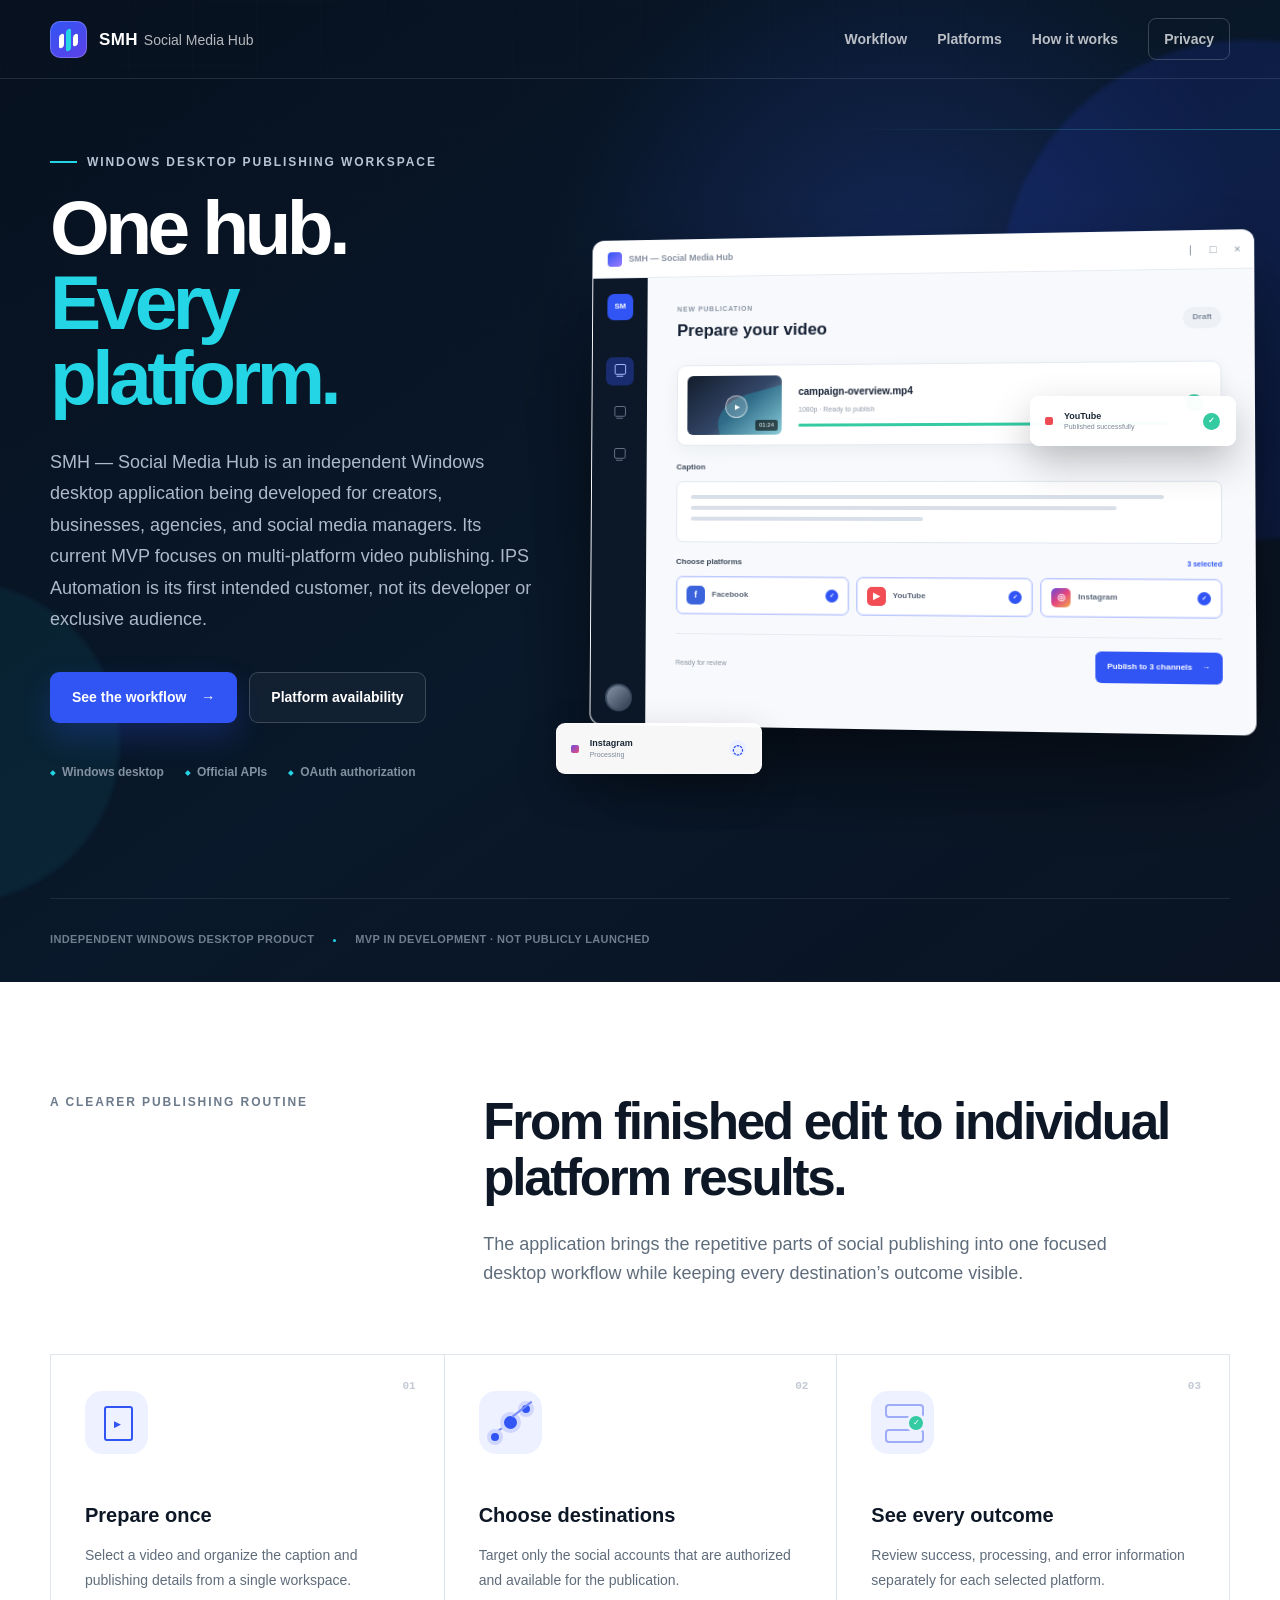
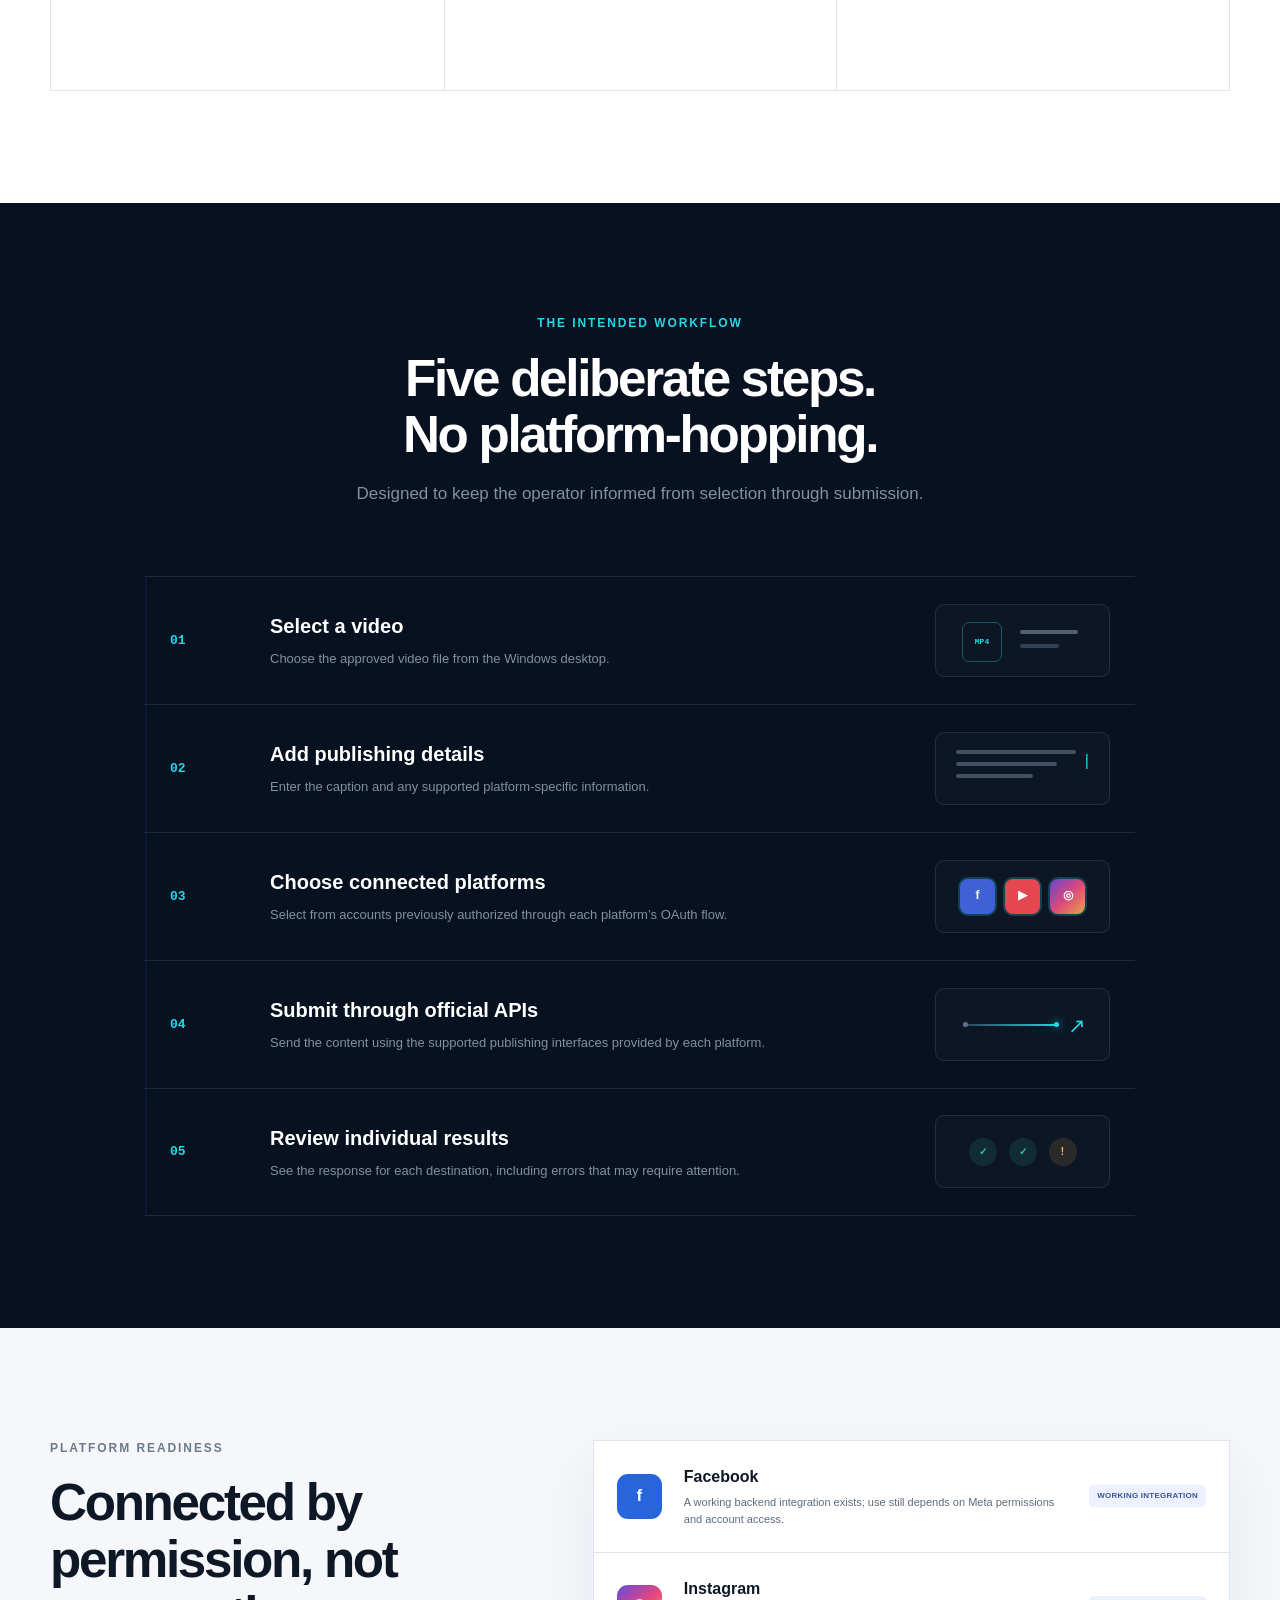
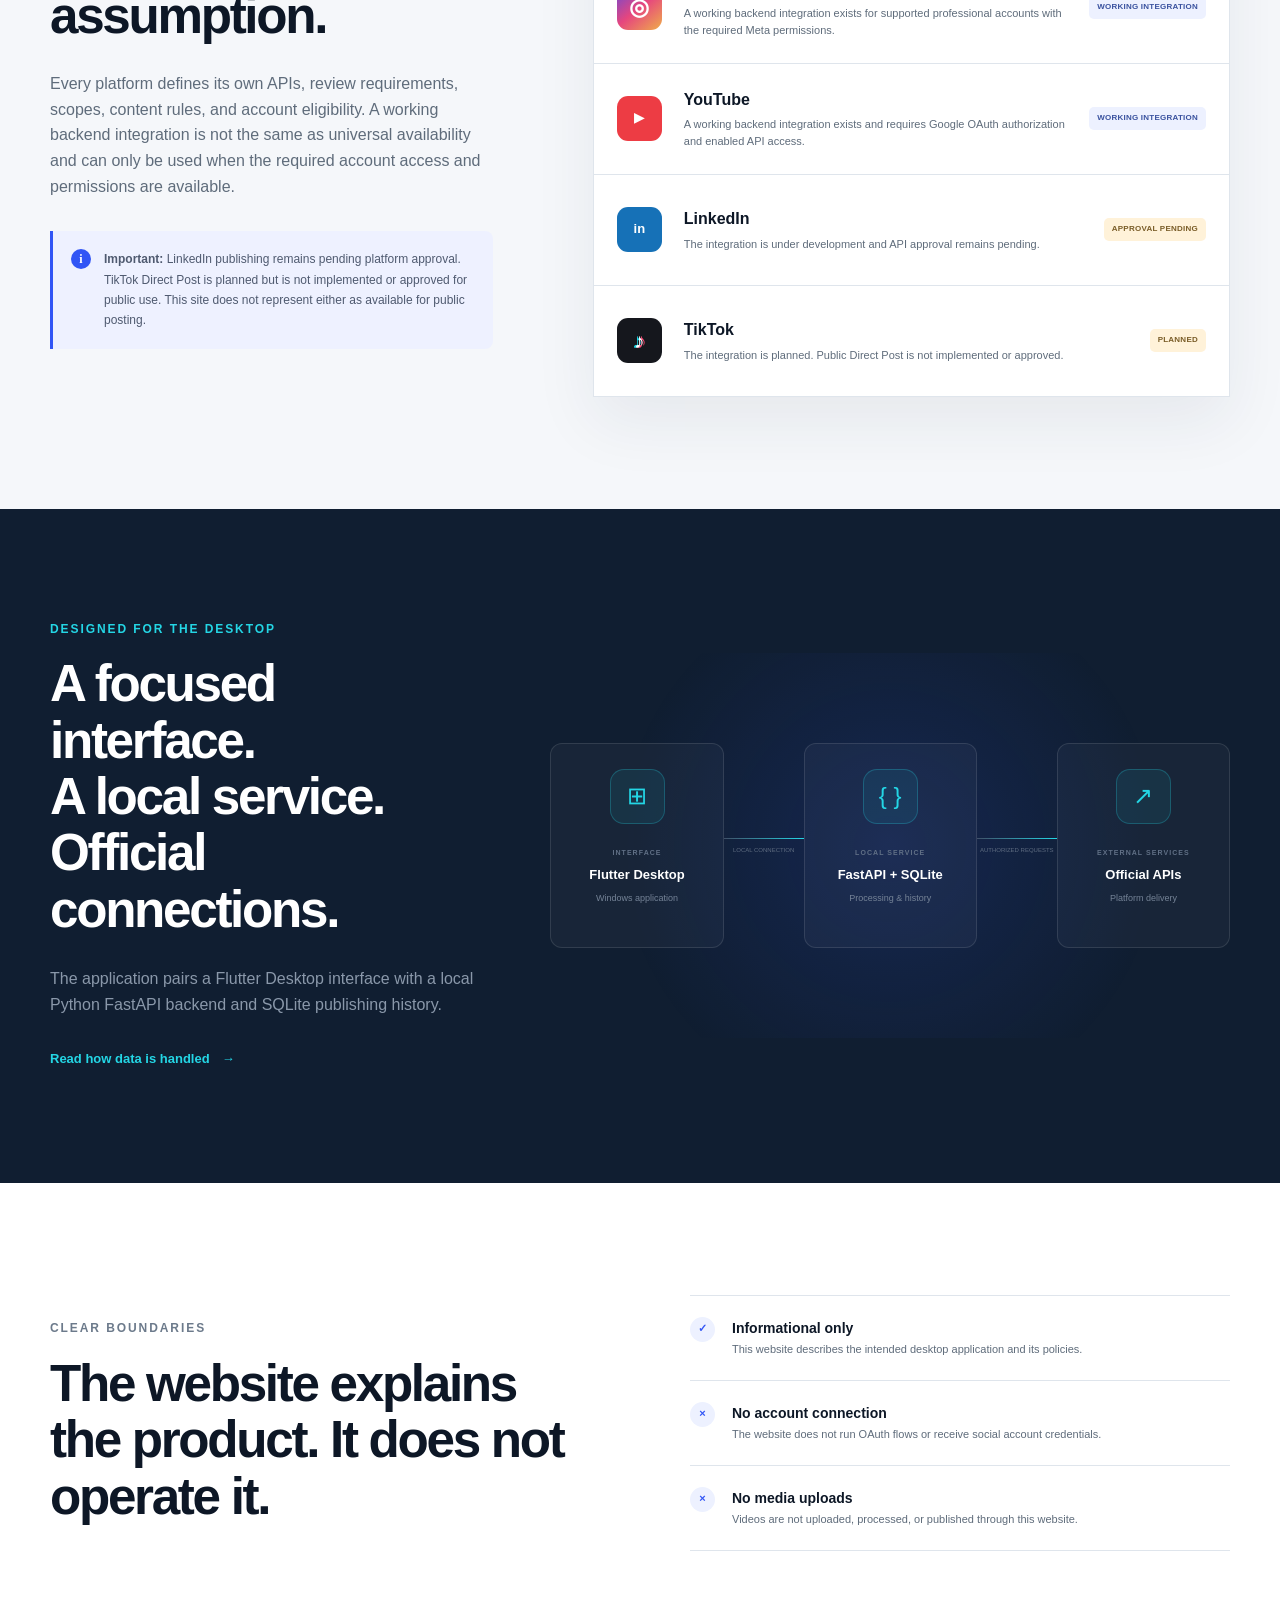
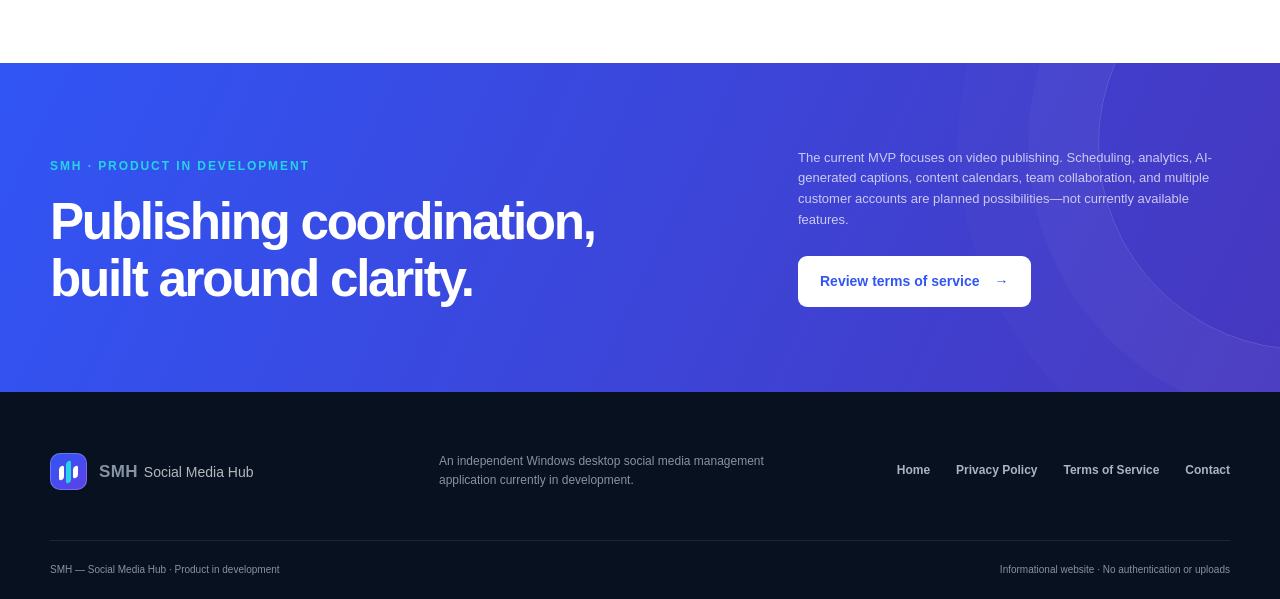
<file: index.html>
<!doctype html>
<html lang="en">
<head>
  <meta charset="utf-8">
  <meta name="viewport" content="width=device-width, initial-scale=1">
  <meta name="description" content="SMH — Social Media Hub is an independent Windows desktop application for publishing video content across multiple social media platforms through official APIs.">
  <meta name="theme-color" content="#07111f">
  <title>SMH — Social Media Hub | One hub. Every platform.</title>
  <link rel="icon" href="favicon.svg" type="image/svg+xml">
  <link rel="stylesheet" href="styles.css">
  <script>document.documentElement.classList.add('js');</script>
  <script src="script.js" defer></script>
</head>
<body>
  <a class="skip-link" href="#main-content">Skip to main content</a>

  <header class="site-header">
    <div class="shell nav-wrap">
      <a class="brand" href="index.html" aria-label="SMH — Social Media Hub home">
        <span class="brand-mark" aria-hidden="true"><span></span><span></span><span></span></span>
        <span class="brand-copy"><strong>SMH</strong><span>Social Media Hub</span></span>
      </a>
      <button class="nav-toggle" type="button" aria-expanded="false" aria-controls="primary-navigation">
        <span class="sr-only">Toggle navigation</span>
        <span aria-hidden="true"></span><span aria-hidden="true"></span><span aria-hidden="true"></span>
      </button>
      <nav class="site-nav" id="primary-navigation" aria-label="Primary navigation">
        <a href="#workflow">Workflow</a>
        <a href="#platforms">Platforms</a>
        <a href="#architecture">How it works</a>
        <a class="nav-legal" href="privacy.html">Privacy</a>
      </nav>
    </div>
  </header>

  <main id="main-content">
    <section class="hero">
      <div class="hero-glow hero-glow-one" aria-hidden="true"></div>
      <div class="hero-glow hero-glow-two" aria-hidden="true"></div>
      <div class="shell hero-grid">
        <div class="hero-copy reveal">
          <p class="eyebrow"><span></span> Windows desktop publishing workspace</p>
          <h1>One hub.<br><em>Every platform.</em></h1>
          <p class="hero-lede">SMH — Social Media Hub is an independent Windows desktop application being developed for creators, businesses, agencies, and social media managers. Its current MVP focuses on multi-platform video publishing. IPS Automation is its first intended customer, not its developer or exclusive audience.</p>
          <div class="hero-actions">
            <a class="button button-primary" href="#workflow">See the workflow <span aria-hidden="true">→</span></a>
            <a class="button button-secondary" href="#platforms">Platform availability</a>
          </div>
          <div class="trust-line" aria-label="Product characteristics">
            <span><i aria-hidden="true">◆</i> Windows desktop</span>
            <span><i aria-hidden="true">◆</i> Official APIs</span>
            <span><i aria-hidden="true">◆</i> OAuth authorization</span>
          </div>
        </div>

        <div class="product-scene reveal" aria-label="Illustration of the SMH Social Media Hub desktop workflow">
          <div class="window-shadow" aria-hidden="true"></div>
          <div class="app-window">
            <div class="window-bar">
              <div class="window-brand"><span class="mini-mark"></span> SMH — Social Media Hub</div>
              <div class="window-controls" aria-hidden="true"><span>|</span><span>□</span><span>×</span></div>
            </div>
            <div class="app-layout">
              <aside class="app-sidebar" aria-hidden="true">
                <span class="side-logo">SM</span>
                <span class="side-item active"></span>
                <span class="side-item"></span>
                <span class="side-item"></span>
                <span class="side-avatar"></span>
              </aside>
              <div class="app-content">
                <div class="app-heading">
                  <div><small>NEW PUBLICATION</small><strong>Prepare your video</strong></div>
                  <span class="draft-pill">Draft</span>
                </div>
                <div class="upload-card">
                  <div class="video-thumb"><span class="play-icon">▶</span><span class="duration">01:24</span></div>
                  <div class="video-meta"><strong>campaign-overview.mp4</strong><span>1080p · Ready to publish</span><div class="progress"><i></i></div></div>
                  <span class="check-icon">✓</span>
                </div>
                <div class="field-block"><span>Caption</span><div class="text-lines"><i></i><i></i><i></i></div></div>
                <div class="platform-label"><span>Choose platforms</span><small>3 selected</small></div>
                <div class="platform-row" aria-hidden="true">
                  <div class="platform-chip selected"><span>f</span>Facebook<i>✓</i></div>
                  <div class="platform-chip selected"><span>▶</span>YouTube<i>✓</i></div>
                  <div class="platform-chip selected"><span>◎</span>Instagram<i>✓</i></div>
                </div>
                <div class="publish-row"><span>Ready for review</span><button type="button" tabindex="-1">Publish to 3 channels <i>→</i></button></div>
              </div>
            </div>
          </div>
          <div class="result-float result-one"><span class="status-dot"></span><div><strong>YouTube</strong><small>Published successfully</small></div><b>✓</b></div>
          <div class="result-float result-two"><span class="status-dot purple"></span><div><strong>Instagram</strong><small>Processing</small></div><b class="spinner">◌</b></div>
        </div>
      </div>
      <div class="shell hero-footnote"><span>Independent Windows desktop product</span><i></i><span>MVP in development · Not publicly launched</span></div>
    </section>

    <section class="intro section-pad">
      <div class="shell split-heading reveal">
        <p class="section-kicker">A clearer publishing routine</p>
        <div>
          <h2>From finished edit to individual platform results.</h2>
          <p>The application brings the repetitive parts of social publishing into one focused desktop workflow while keeping every destination’s outcome visible.</p>
        </div>
      </div>
      <div class="shell value-grid">
        <article class="value-card reveal">
          <span class="card-index">01</span>
          <div class="feature-icon feature-icon-file" aria-hidden="true"><i></i></div>
          <h3>Prepare once</h3>
          <p>Select a video and organize the caption and publishing details from a single workspace.</p>
        </article>
        <article class="value-card reveal">
          <span class="card-index">02</span>
          <div class="feature-icon feature-icon-nodes" aria-hidden="true"><i></i><i></i><i></i></div>
          <h3>Choose destinations</h3>
          <p>Target only the social accounts that are authorized and available for the publication.</p>
        </article>
        <article class="value-card reveal">
          <span class="card-index">03</span>
          <div class="feature-icon feature-icon-result" aria-hidden="true"><i>✓</i></div>
          <h3>See every outcome</h3>
          <p>Review success, processing, and error information separately for each selected platform.</p>
        </article>
      </div>
    </section>

    <section class="workflow section-pad" id="workflow">
      <div class="shell">
        <div class="section-heading centered reveal">
          <p class="section-kicker light">The intended workflow</p>
          <h2>Five deliberate steps.<br>No platform-hopping.</h2>
          <p>Designed to keep the operator informed from selection through submission.</p>
        </div>
        <ol class="steps-list">
          <li class="step-item reveal">
            <span class="step-number">01</span>
            <div class="step-copy"><h3>Select a video</h3><p>Choose the approved video file from the Windows desktop.</p></div>
            <div class="step-visual file-visual" aria-hidden="true"><span>MP4</span><i></i><i></i></div>
          </li>
          <li class="step-item reveal">
            <span class="step-number">02</span>
            <div class="step-copy"><h3>Add publishing details</h3><p>Enter the caption and any supported platform-specific information.</p></div>
            <div class="step-visual copy-visual" aria-hidden="true"><i></i><i></i><i></i><span>|</span></div>
          </li>
          <li class="step-item reveal">
            <span class="step-number">03</span>
            <div class="step-copy"><h3>Choose connected platforms</h3><p>Select from accounts previously authorized through each platform’s OAuth flow.</p></div>
            <div class="step-visual choose-visual" aria-hidden="true"><span>f</span><span>▶</span><span>◎</span></div>
          </li>
          <li class="step-item reveal">
            <span class="step-number">04</span>
            <div class="step-copy"><h3>Submit through official APIs</h3><p>Send the content using the supported publishing interfaces provided by each platform.</p></div>
            <div class="step-visual send-visual" aria-hidden="true"><i></i><span>↗</span></div>
          </li>
          <li class="step-item reveal">
            <span class="step-number">05</span>
            <div class="step-copy"><h3>Review individual results</h3><p>See the response for each destination, including errors that may require attention.</p></div>
            <div class="step-visual results-visual" aria-hidden="true"><i>✓</i><i>✓</i><i>!</i></div>
          </li>
        </ol>
      </div>
    </section>

    <section class="platforms section-pad" id="platforms">
      <div class="shell platforms-grid">
        <div class="platforms-copy reveal">
          <p class="section-kicker">Platform readiness</p>
          <h2>Connected by permission, not assumption.</h2>
          <p>Every platform defines its own APIs, review requirements, scopes, content rules, and account eligibility. A working backend integration is not the same as universal availability and can only be used when the required account access and permissions are available.</p>
          <div class="notice-card">
            <span aria-hidden="true">i</span>
            <p><strong>Important:</strong> LinkedIn publishing remains pending platform approval. TikTok Direct Post is planned but is not implemented or approved for public use. This site does not represent either as available for public posting.</p>
          </div>
        </div>
        <div class="platform-stack reveal" aria-label="Supported and planned social platforms">
          <article class="platform-entry"><span class="platform-symbol facebook">f</span><div><h3>Facebook</h3><p>A working backend integration exists; use still depends on Meta permissions and account access.</p></div><span class="status-badge">Working integration</span></article>
          <article class="platform-entry"><span class="platform-symbol instagram">◎</span><div><h3>Instagram</h3><p>A working backend integration exists for supported professional accounts with the required Meta permissions.</p></div><span class="status-badge">Working integration</span></article>
          <article class="platform-entry"><span class="platform-symbol youtube">▶</span><div><h3>YouTube</h3><p>A working backend integration exists and requires Google OAuth authorization and enabled API access.</p></div><span class="status-badge">Working integration</span></article>
          <article class="platform-entry"><span class="platform-symbol linkedin">in</span><div><h3>LinkedIn</h3><p>The integration is under development and API approval remains pending.</p></div><span class="status-badge planned">Approval pending</span></article>
          <article class="platform-entry"><span class="platform-symbol tiktok">♪</span><div><h3>TikTok</h3><p>The integration is planned. Public Direct Post is not implemented or approved.</p></div><span class="status-badge planned">Planned</span></article>
        </div>
      </div>
    </section>

    <section class="architecture section-pad" id="architecture">
      <div class="shell architecture-shell">
        <div class="architecture-copy reveal">
          <p class="section-kicker light">Designed for the desktop</p>
          <h2>A focused interface.<br>A local service.<br>Official connections.</h2>
          <p>The application pairs a Flutter Desktop interface with a local Python FastAPI backend and SQLite publishing history.</p>
          <a class="text-link" href="privacy.html">Read how data is handled <span aria-hidden="true">→</span></a>
        </div>
        <div class="system-map reveal" aria-label="Application architecture: Windows desktop interface connects to a local service, which communicates with official platform APIs">
          <div class="system-node desktop-node"><span class="node-icon" aria-hidden="true">⊞</span><small>INTERFACE</small><strong>Flutter Desktop</strong><em>Windows application</em></div>
          <div class="system-connector"><i></i><span>Local connection</span><i></i></div>
          <div class="system-node backend-node"><span class="node-icon" aria-hidden="true">{ }</span><small>LOCAL SERVICE</small><strong>FastAPI + SQLite</strong><em>Processing &amp; history</em></div>
          <div class="system-connector"><i></i><span>Authorized requests</span><i></i></div>
          <div class="system-node api-node"><span class="node-icon" aria-hidden="true">↗</span><small>EXTERNAL SERVICES</small><strong>Official APIs</strong><em>Platform delivery</em></div>
        </div>
      </div>
    </section>

    <section class="responsibility section-pad">
      <div class="shell responsibility-grid reveal">
        <div><p class="section-kicker">Clear boundaries</p><h2>The website explains the product. It does not operate it.</h2></div>
        <div class="boundary-list">
          <p><span aria-hidden="true">✓</span><strong>Informational only</strong><small>This website describes the intended desktop application and its policies.</small></p>
          <p><span aria-hidden="true">×</span><strong>No account connection</strong><small>The website does not run OAuth flows or receive social account credentials.</small></p>
          <p><span aria-hidden="true">×</span><strong>No media uploads</strong><small>Videos are not uploaded, processed, or published through this website.</small></p>
        </div>
      </div>
    </section>

    <section class="closing">
      <div class="shell closing-inner reveal">
        <div><p class="section-kicker light">SMH · Product in development</p><h2>Publishing coordination,<br>built around clarity.</h2></div>
        <div><p>The current MVP focuses on video publishing. Scheduling, analytics, AI-generated captions, content calendars, team collaboration, and multiple customer accounts are planned possibilities—not currently available features.</p><a class="button button-light" href="terms.html">Review terms of service <span aria-hidden="true">→</span></a></div>
      </div>
    </section>
  </main>

  <footer class="site-footer">
    <div class="shell footer-main">
      <a class="brand footer-brand" href="index.html" aria-label="SMH — Social Media Hub home">
        <span class="brand-mark" aria-hidden="true"><span></span><span></span><span></span></span>
        <span class="brand-copy"><strong>SMH</strong><span>Social Media Hub</span></span>
      </a>
      <p>An independent Windows desktop social media management application currently in development.</p>
      <nav aria-label="Footer navigation"><a href="index.html">Home</a><a href="privacy.html">Privacy Policy</a><a href="terms.html">Terms of Service</a><a href="mailto:jaylz78610@gmail.com">Contact</a></nav>
    </div>
    <div class="shell footer-bottom"><span>SMH — Social Media Hub · Product in development</span><span>Informational website · No authentication or uploads</span></div>
  </footer>
</body>
</html>
</file>
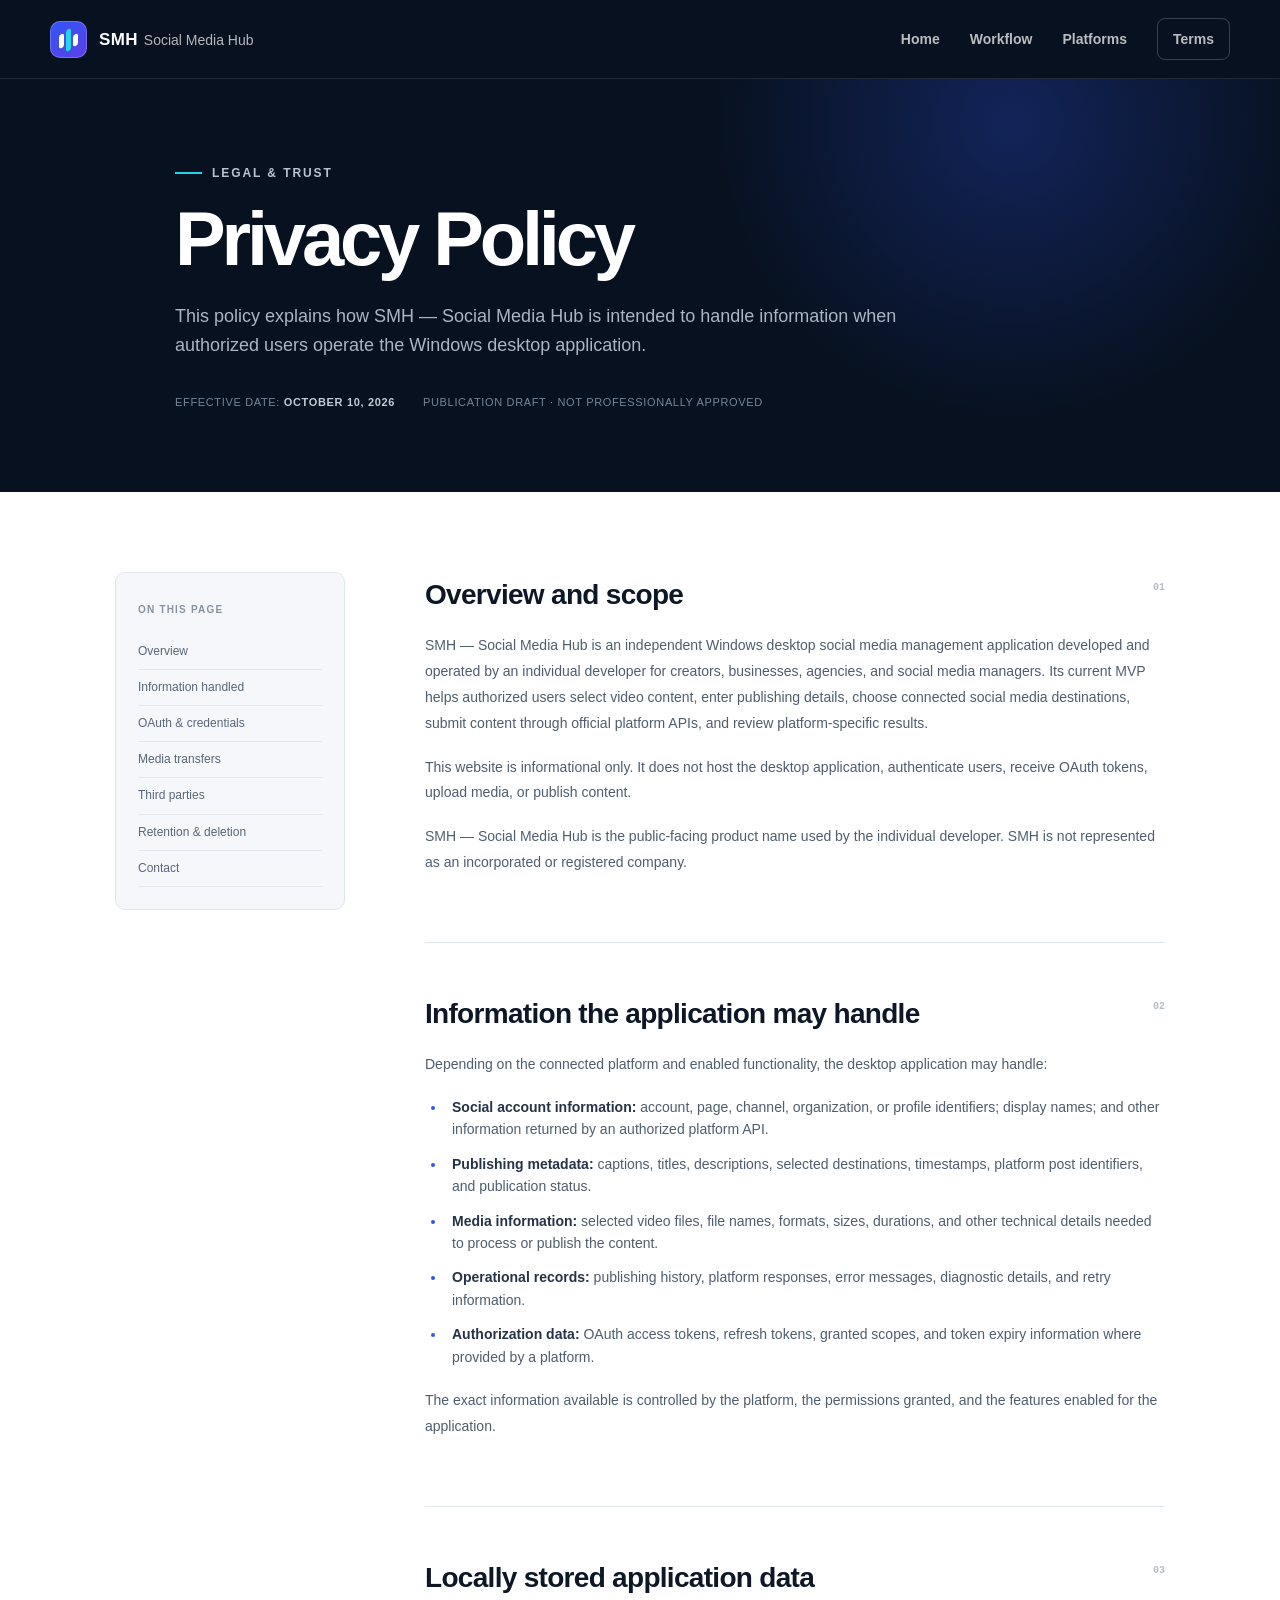
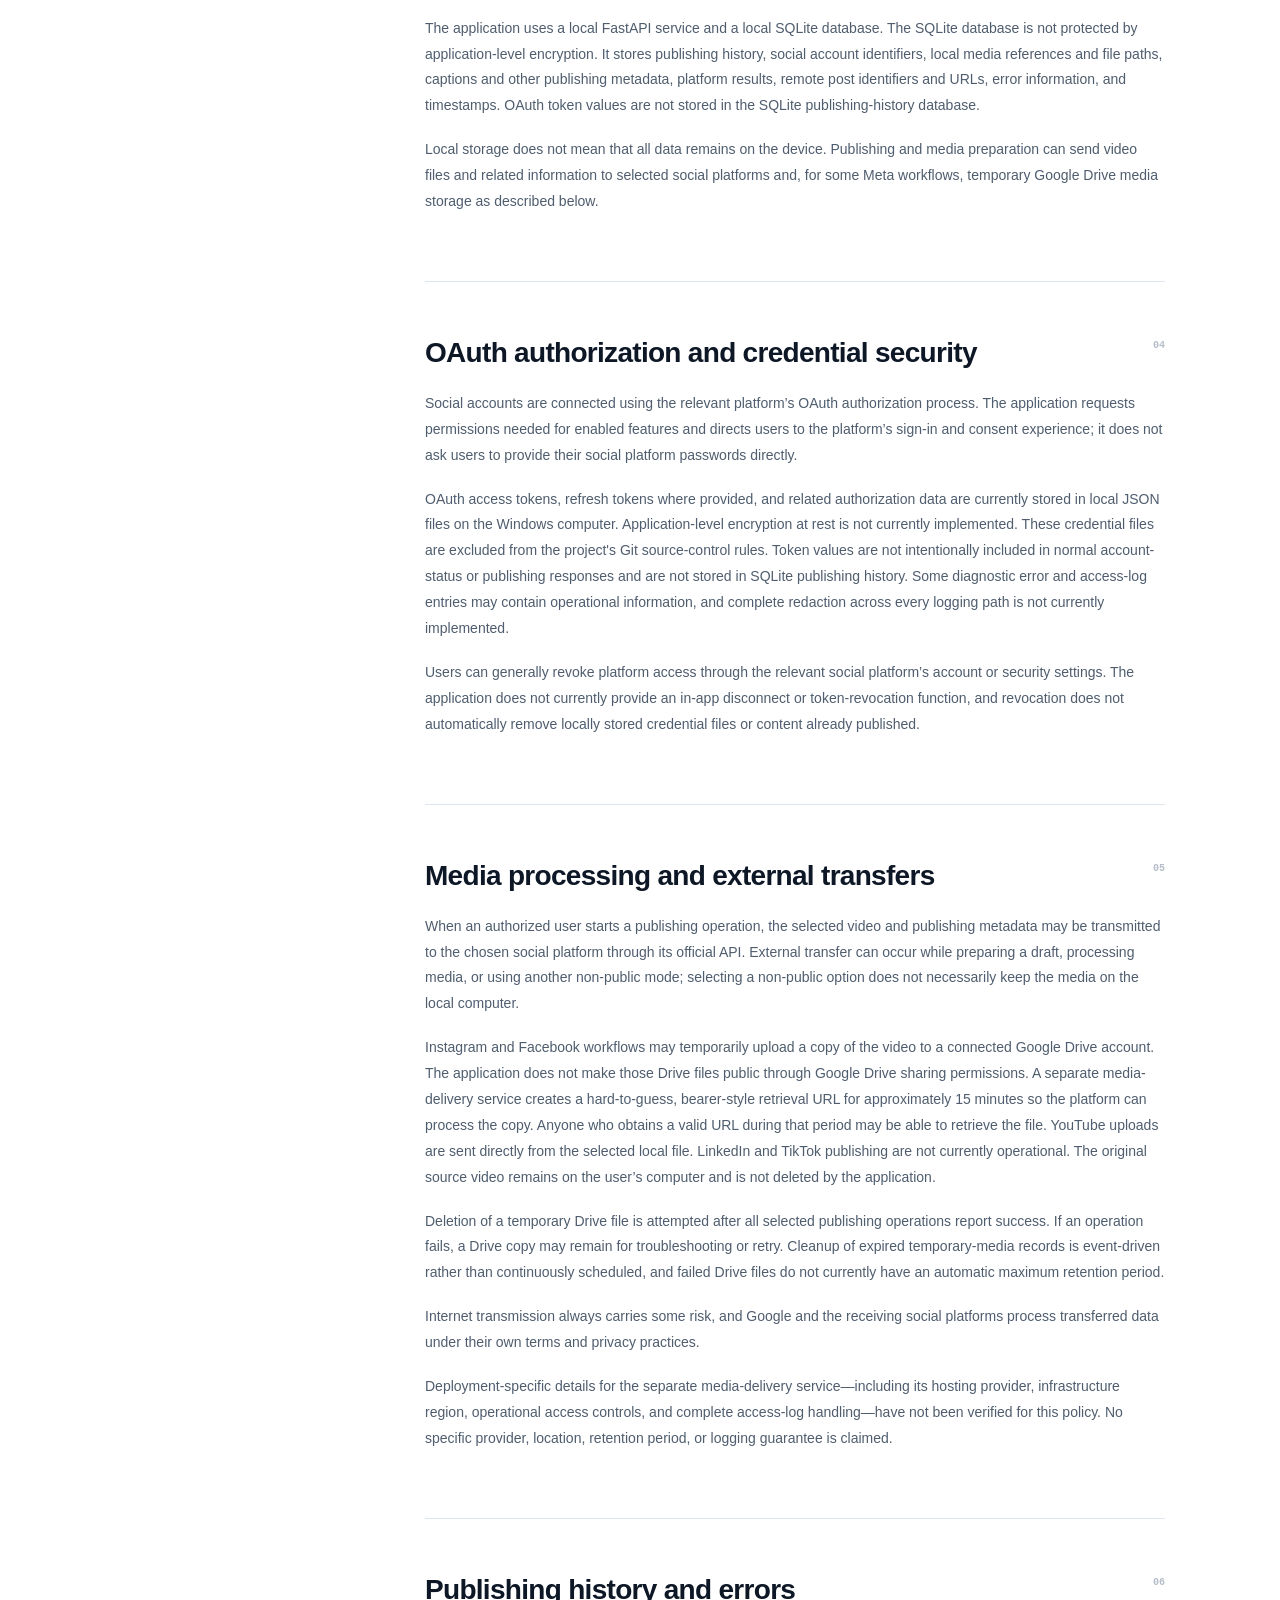
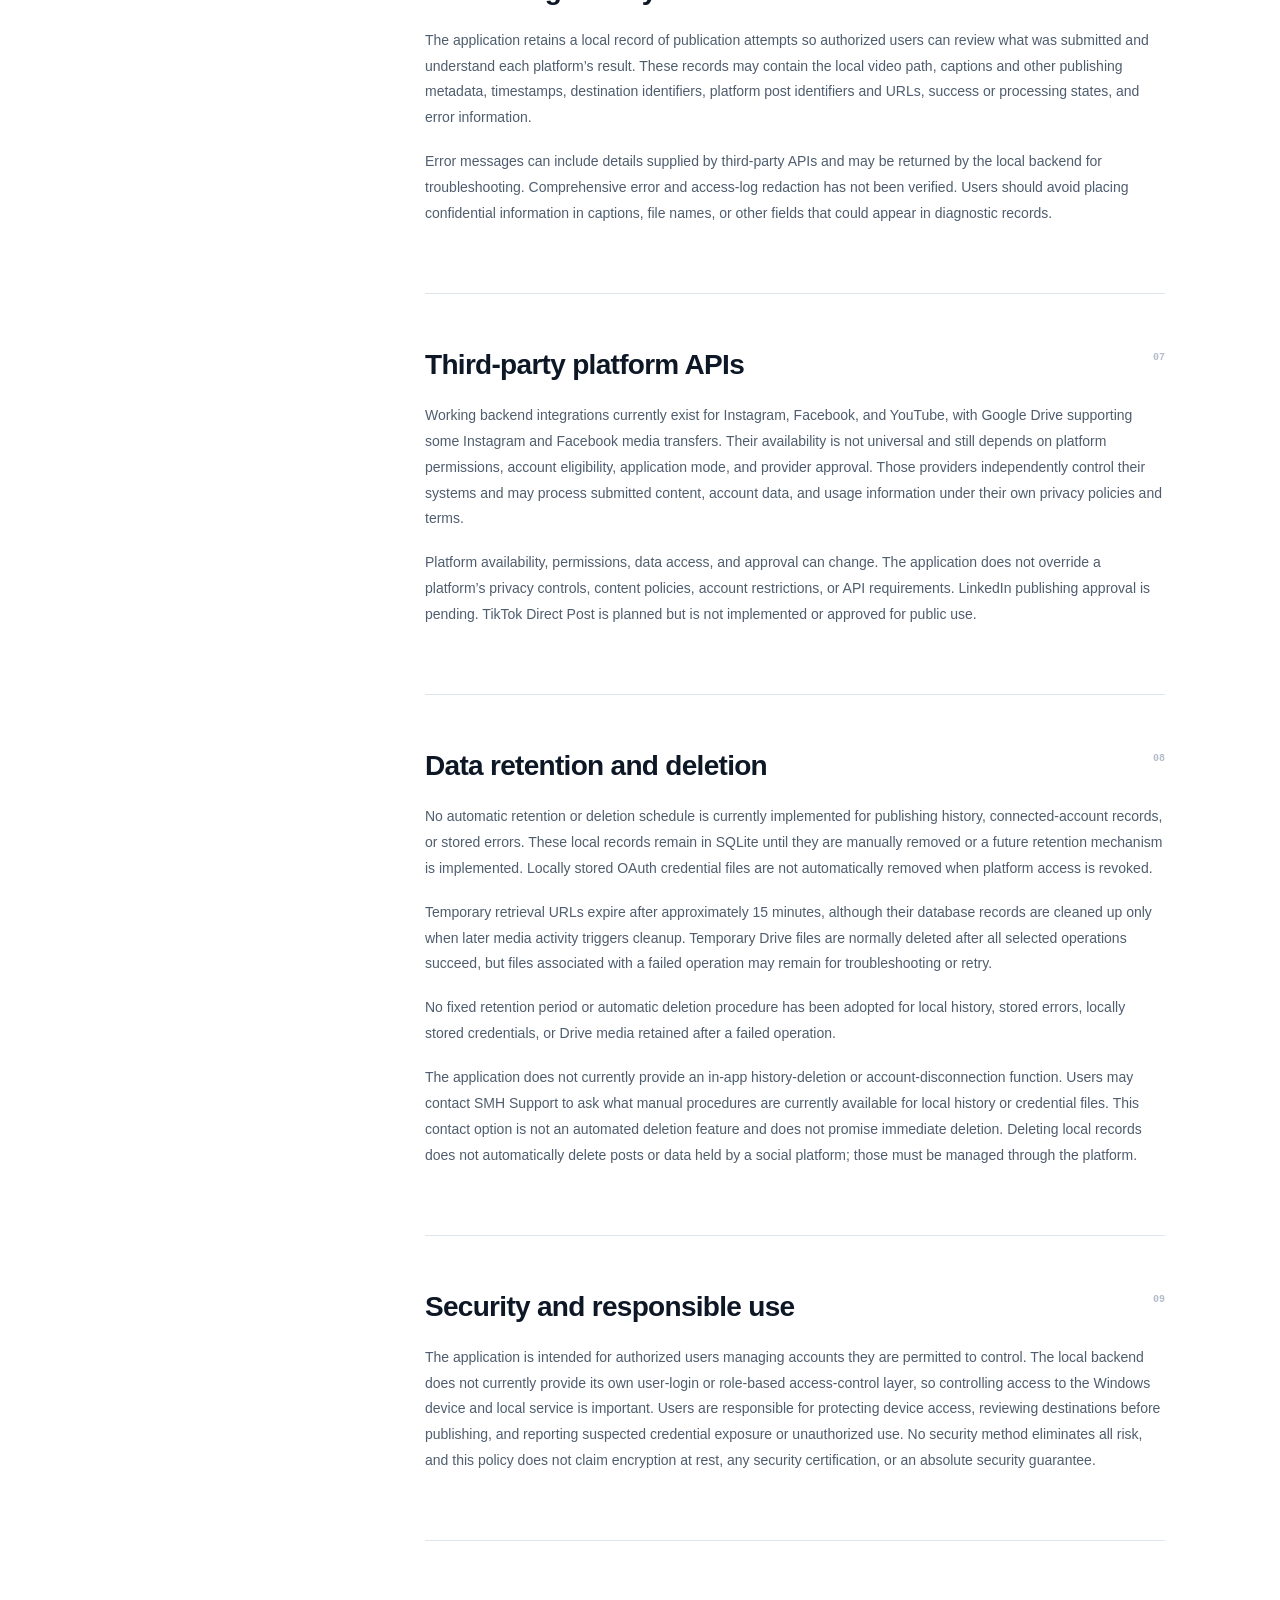
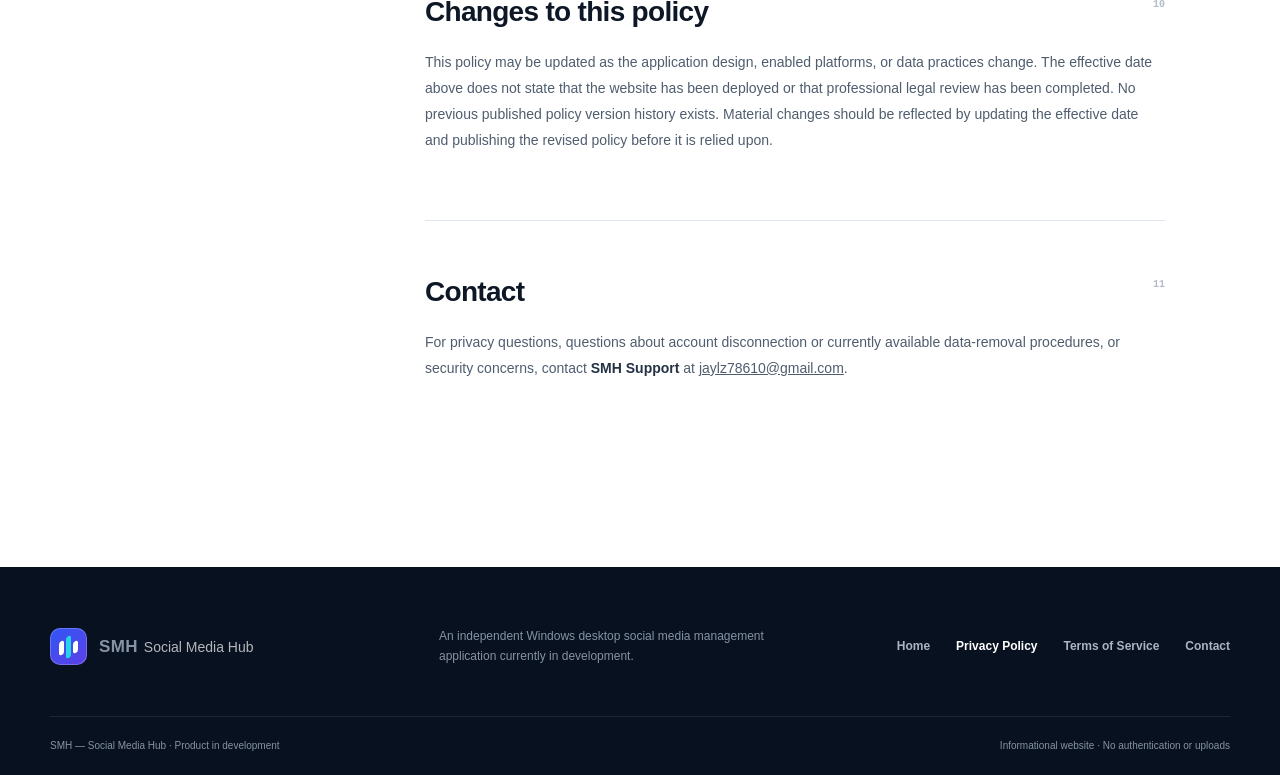
<file: privacy.html>
<!doctype html>
<html lang="en">
<head>
  <meta charset="utf-8">
  <meta name="viewport" content="width=device-width, initial-scale=1">
  <meta name="description" content="Privacy Policy for the SMH — Social Media Hub Windows desktop application and informational website.">
  <meta name="theme-color" content="#07111f">
  <title>Privacy Policy | SMH — Social Media Hub</title>
  <link rel="icon" href="favicon.svg" type="image/svg+xml">
  <link rel="stylesheet" href="styles.css">
  <script>document.documentElement.classList.add('js');</script>
  <script src="script.js" defer></script>
</head>
<body class="legal-page">
  <a class="skip-link" href="#main-content">Skip to main content</a>
  <header class="site-header dark-header">
    <div class="shell nav-wrap">
      <a class="brand" href="index.html" aria-label="SMH — Social Media Hub home"><span class="brand-mark" aria-hidden="true"><span></span><span></span><span></span></span><span class="brand-copy"><strong>SMH</strong><span>Social Media Hub</span></span></a>
      <button class="nav-toggle" type="button" aria-expanded="false" aria-controls="primary-navigation"><span class="sr-only">Toggle navigation</span><span aria-hidden="true"></span><span aria-hidden="true"></span><span aria-hidden="true"></span></button>
      <nav class="site-nav" id="primary-navigation" aria-label="Primary navigation"><a href="index.html">Home</a><a href="index.html#workflow">Workflow</a><a href="index.html#platforms">Platforms</a><a class="nav-legal" href="terms.html">Terms</a></nav>
    </div>
  </header>

  <main id="main-content">
    <header class="legal-hero">
      <div class="shell legal-hero-inner">
        <p class="eyebrow"><span></span> Legal &amp; trust</p>
        <h1>Privacy Policy</h1>
        <p>This policy explains how SMH — Social Media Hub is intended to handle information when authorized users operate the Windows desktop application.</p>
        <div class="legal-meta"><span>Effective date: <strong>October 10, 2026</strong></span><span>Publication draft · Not professionally approved</span></div>
      </div>
    </header>

    <div class="shell legal-layout">
      <aside class="legal-aside" aria-label="Privacy policy contents">
        <strong>On this page</strong>
        <nav><a href="#overview">Overview</a><a href="#information">Information handled</a><a href="#oauth">OAuth &amp; credentials</a><a href="#media">Media transfers</a><a href="#third-parties">Third parties</a><a href="#retention">Retention &amp; deletion</a><a href="#contact">Contact</a></nav>
      </aside>

      <article class="legal-content">
        <section id="overview">
          <span class="legal-number">01</span><h2>Overview and scope</h2>
          <p>SMH — Social Media Hub is an independent Windows desktop social media management application developed and operated by an individual developer for creators, businesses, agencies, and social media managers. Its current MVP helps authorized users select video content, enter publishing details, choose connected social media destinations, submit content through official platform APIs, and review platform-specific results.</p>
          <p>This website is informational only. It does not host the desktop application, authenticate users, receive OAuth tokens, upload media, or publish content.</p>
          <p>SMH — Social Media Hub is the public-facing product name used by the individual developer. SMH is not represented as an incorporated or registered company.</p>
        </section>

        <section id="information">
          <span class="legal-number">02</span><h2>Information the application may handle</h2>
          <p>Depending on the connected platform and enabled functionality, the desktop application may handle:</p>
          <ul>
            <li><strong>Social account information:</strong> account, page, channel, organization, or profile identifiers; display names; and other information returned by an authorized platform API.</li>
            <li><strong>Publishing metadata:</strong> captions, titles, descriptions, selected destinations, timestamps, platform post identifiers, and publication status.</li>
            <li><strong>Media information:</strong> selected video files, file names, formats, sizes, durations, and other technical details needed to process or publish the content.</li>
            <li><strong>Operational records:</strong> publishing history, platform responses, error messages, diagnostic details, and retry information.</li>
            <li><strong>Authorization data:</strong> OAuth access tokens, refresh tokens, granted scopes, and token expiry information where provided by a platform.</li>
          </ul>
          <p>The exact information available is controlled by the platform, the permissions granted, and the features enabled for the application.</p>
        </section>

        <section id="local-data">
          <span class="legal-number">03</span><h2>Locally stored application data</h2>
          <p>The application uses a local FastAPI service and a local SQLite database. The SQLite database is not protected by application-level encryption. It stores publishing history, social account identifiers, local media references and file paths, captions and other publishing metadata, platform results, remote post identifiers and URLs, error information, and timestamps. OAuth token values are not stored in the SQLite publishing-history database.</p>
          <p>Local storage does not mean that all data remains on the device. Publishing and media preparation can send video files and related information to selected social platforms and, for some Meta workflows, temporary Google Drive media storage as described below.</p>
        </section>

        <section id="oauth">
          <span class="legal-number">04</span><h2>OAuth authorization and credential security</h2>
          <p>Social accounts are connected using the relevant platform’s OAuth authorization process. The application requests permissions needed for enabled features and directs users to the platform’s sign-in and consent experience; it does not ask users to provide their social platform passwords directly.</p>
          <p>OAuth access tokens, refresh tokens where provided, and related authorization data are currently stored in local JSON files on the Windows computer. Application-level encryption at rest is not currently implemented. These credential files are excluded from the project's Git source-control rules. Token values are not intentionally included in normal account-status or publishing responses and are not stored in SQLite publishing history. Some diagnostic error and access-log entries may contain operational information, and complete redaction across every logging path is not currently implemented.</p>
          <p>Users can generally revoke platform access through the relevant social platform’s account or security settings. The application does not currently provide an in-app disconnect or token-revocation function, and revocation does not automatically remove locally stored credential files or content already published.</p>
        </section>

        <section id="media">
          <span class="legal-number">05</span><h2>Media processing and external transfers</h2>
          <p>When an authorized user starts a publishing operation, the selected video and publishing metadata may be transmitted to the chosen social platform through its official API. External transfer can occur while preparing a draft, processing media, or using another non-public mode; selecting a non-public option does not necessarily keep the media on the local computer.</p>
          <p>Instagram and Facebook workflows may temporarily upload a copy of the video to a connected Google Drive account. The application does not make those Drive files public through Google Drive sharing permissions. A separate media-delivery service creates a hard-to-guess, bearer-style retrieval URL for approximately 15 minutes so the platform can process the copy. Anyone who obtains a valid URL during that period may be able to retrieve the file. YouTube uploads are sent directly from the selected local file. LinkedIn and TikTok publishing are not currently operational. The original source video remains on the user’s computer and is not deleted by the application.</p>
          <p>Deletion of a temporary Drive file is attempted after all selected publishing operations report success. If an operation fails, a Drive copy may remain for troubleshooting or retry. Cleanup of expired temporary-media records is event-driven rather than continuously scheduled, and failed Drive files do not currently have an automatic maximum retention period.</p>
          <p>Internet transmission always carries some risk, and Google and the receiving social platforms process transferred data under their own terms and privacy practices.</p>
          <p>Deployment-specific details for the separate media-delivery service—including its hosting provider, infrastructure region, operational access controls, and complete access-log handling—have not been verified for this policy. No specific provider, location, retention period, or logging guarantee is claimed.</p>
        </section>

        <section id="history">
          <span class="legal-number">06</span><h2>Publishing history and errors</h2>
          <p>The application retains a local record of publication attempts so authorized users can review what was submitted and understand each platform’s result. These records may contain the local video path, captions and other publishing metadata, timestamps, destination identifiers, platform post identifiers and URLs, success or processing states, and error information.</p>
          <p>Error messages can include details supplied by third-party APIs and may be returned by the local backend for troubleshooting. Comprehensive error and access-log redaction has not been verified. Users should avoid placing confidential information in captions, file names, or other fields that could appear in diagnostic records.</p>
        </section>

        <section id="third-parties">
          <span class="legal-number">07</span><h2>Third-party platform APIs</h2>
          <p>Working backend integrations currently exist for Instagram, Facebook, and YouTube, with Google Drive supporting some Instagram and Facebook media transfers. Their availability is not universal and still depends on platform permissions, account eligibility, application mode, and provider approval. Those providers independently control their systems and may process submitted content, account data, and usage information under their own privacy policies and terms.</p>
          <p>Platform availability, permissions, data access, and approval can change. The application does not override a platform’s privacy controls, content policies, account restrictions, or API requirements. LinkedIn publishing approval is pending. TikTok Direct Post is planned but is not implemented or approved for public use.</p>
        </section>

        <section id="retention">
          <span class="legal-number">08</span><h2>Data retention and deletion</h2>
          <p>No automatic retention or deletion schedule is currently implemented for publishing history, connected-account records, or stored errors. These local records remain in SQLite until they are manually removed or a future retention mechanism is implemented. Locally stored OAuth credential files are not automatically removed when platform access is revoked.</p>
          <p>Temporary retrieval URLs expire after approximately 15 minutes, although their database records are cleaned up only when later media activity triggers cleanup. Temporary Drive files are normally deleted after all selected operations succeed, but files associated with a failed operation may remain for troubleshooting or retry.</p>
          <p>No fixed retention period or automatic deletion procedure has been adopted for local history, stored errors, locally stored credentials, or Drive media retained after a failed operation.</p>
          <p>The application does not currently provide an in-app history-deletion or account-disconnection function. Users may contact SMH Support to ask what manual procedures are currently available for local history or credential files. This contact option is not an automated deletion feature and does not promise immediate deletion. Deleting local records does not automatically delete posts or data held by a social platform; those must be managed through the platform.</p>
        </section>

        <section id="security">
          <span class="legal-number">09</span><h2>Security and responsible use</h2>
          <p>The application is intended for authorized users managing accounts they are permitted to control. The local backend does not currently provide its own user-login or role-based access-control layer, so controlling access to the Windows device and local service is important. Users are responsible for protecting device access, reviewing destinations before publishing, and reporting suspected credential exposure or unauthorized use. No security method eliminates all risk, and this policy does not claim encryption at rest, any security certification, or an absolute security guarantee.</p>
        </section>

        <section id="changes">
          <span class="legal-number">10</span><h2>Changes to this policy</h2>
          <p>This policy may be updated as the application design, enabled platforms, or data practices change. The effective date above does not state that the website has been deployed or that professional legal review has been completed. No previous published policy version history exists. Material changes should be reflected by updating the effective date and publishing the revised policy before it is relied upon.</p>
        </section>

        <section id="contact">
          <span class="legal-number">11</span><h2>Contact</h2>
          <p>For privacy questions, questions about account disconnection or currently available data-removal procedures, or security concerns, contact <strong>SMH Support</strong> at <a href="mailto:jaylz78610@gmail.com">jaylz78610@gmail.com</a>.</p>
        </section>
      </article>
    </div>
  </main>

  <footer class="site-footer">
    <div class="shell footer-main"><a class="brand footer-brand" href="index.html" aria-label="SMH — Social Media Hub home"><span class="brand-mark" aria-hidden="true"><span></span><span></span><span></span></span><span class="brand-copy"><strong>SMH</strong><span>Social Media Hub</span></span></a><p>An independent Windows desktop social media management application currently in development.</p><nav aria-label="Footer navigation"><a href="index.html">Home</a><a href="privacy.html" aria-current="page">Privacy Policy</a><a href="terms.html">Terms of Service</a><a href="mailto:jaylz78610@gmail.com">Contact</a></nav></div>
    <div class="shell footer-bottom"><span>SMH — Social Media Hub · Product in development</span><span>Informational website · No authentication or uploads</span></div>
  </footer>
</body>
</html>
</file>
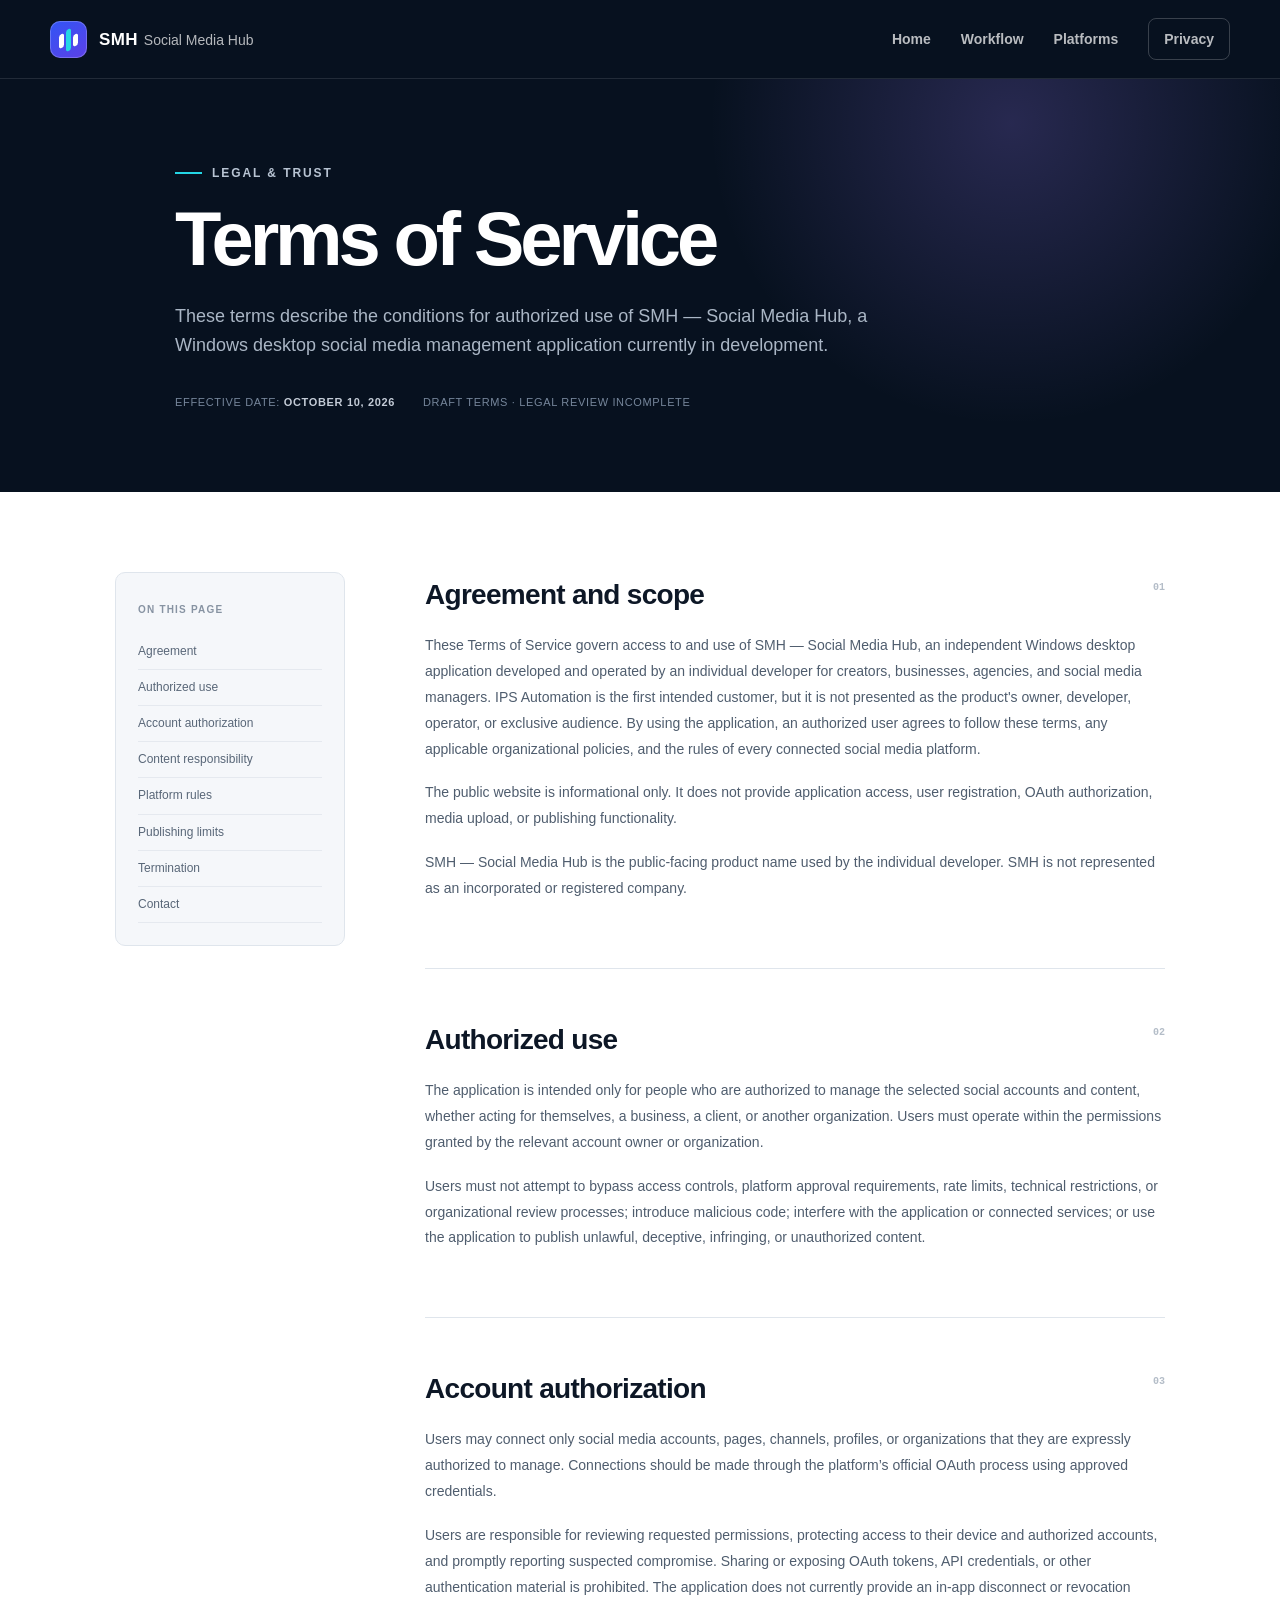
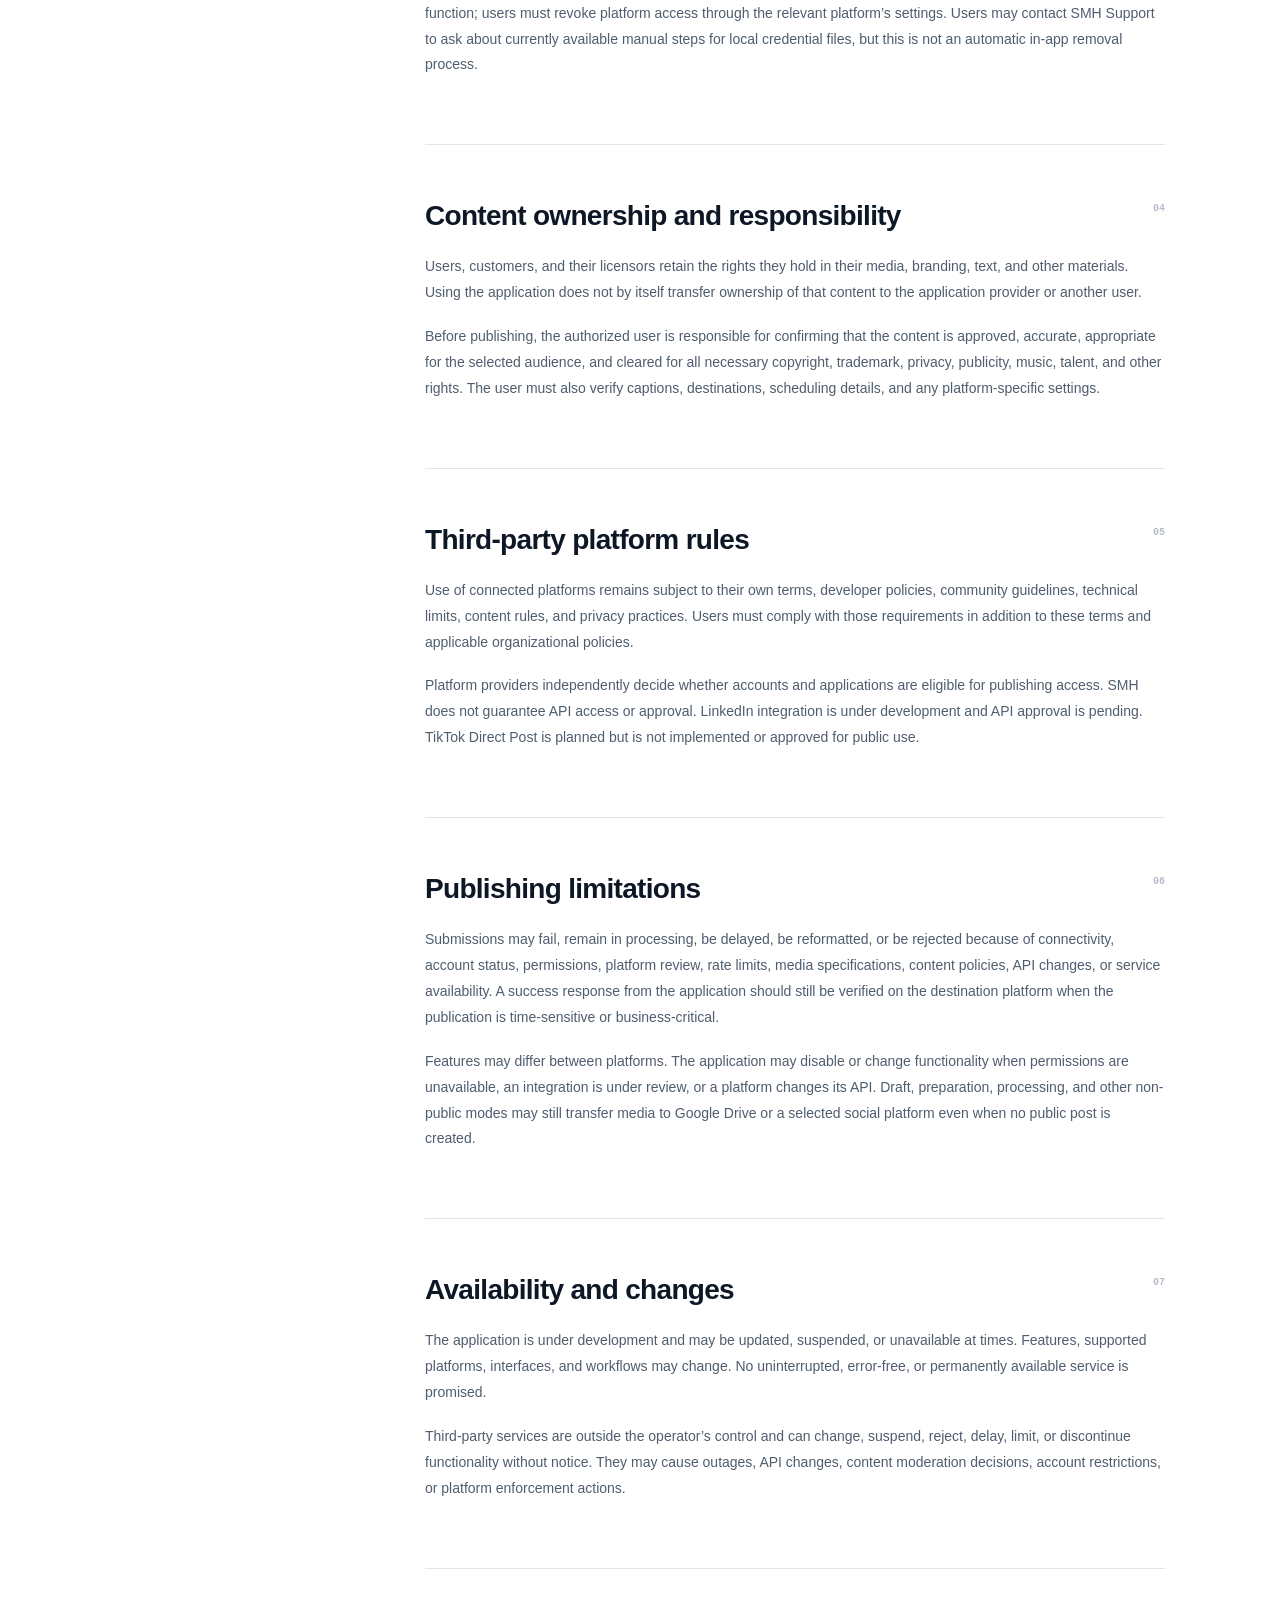
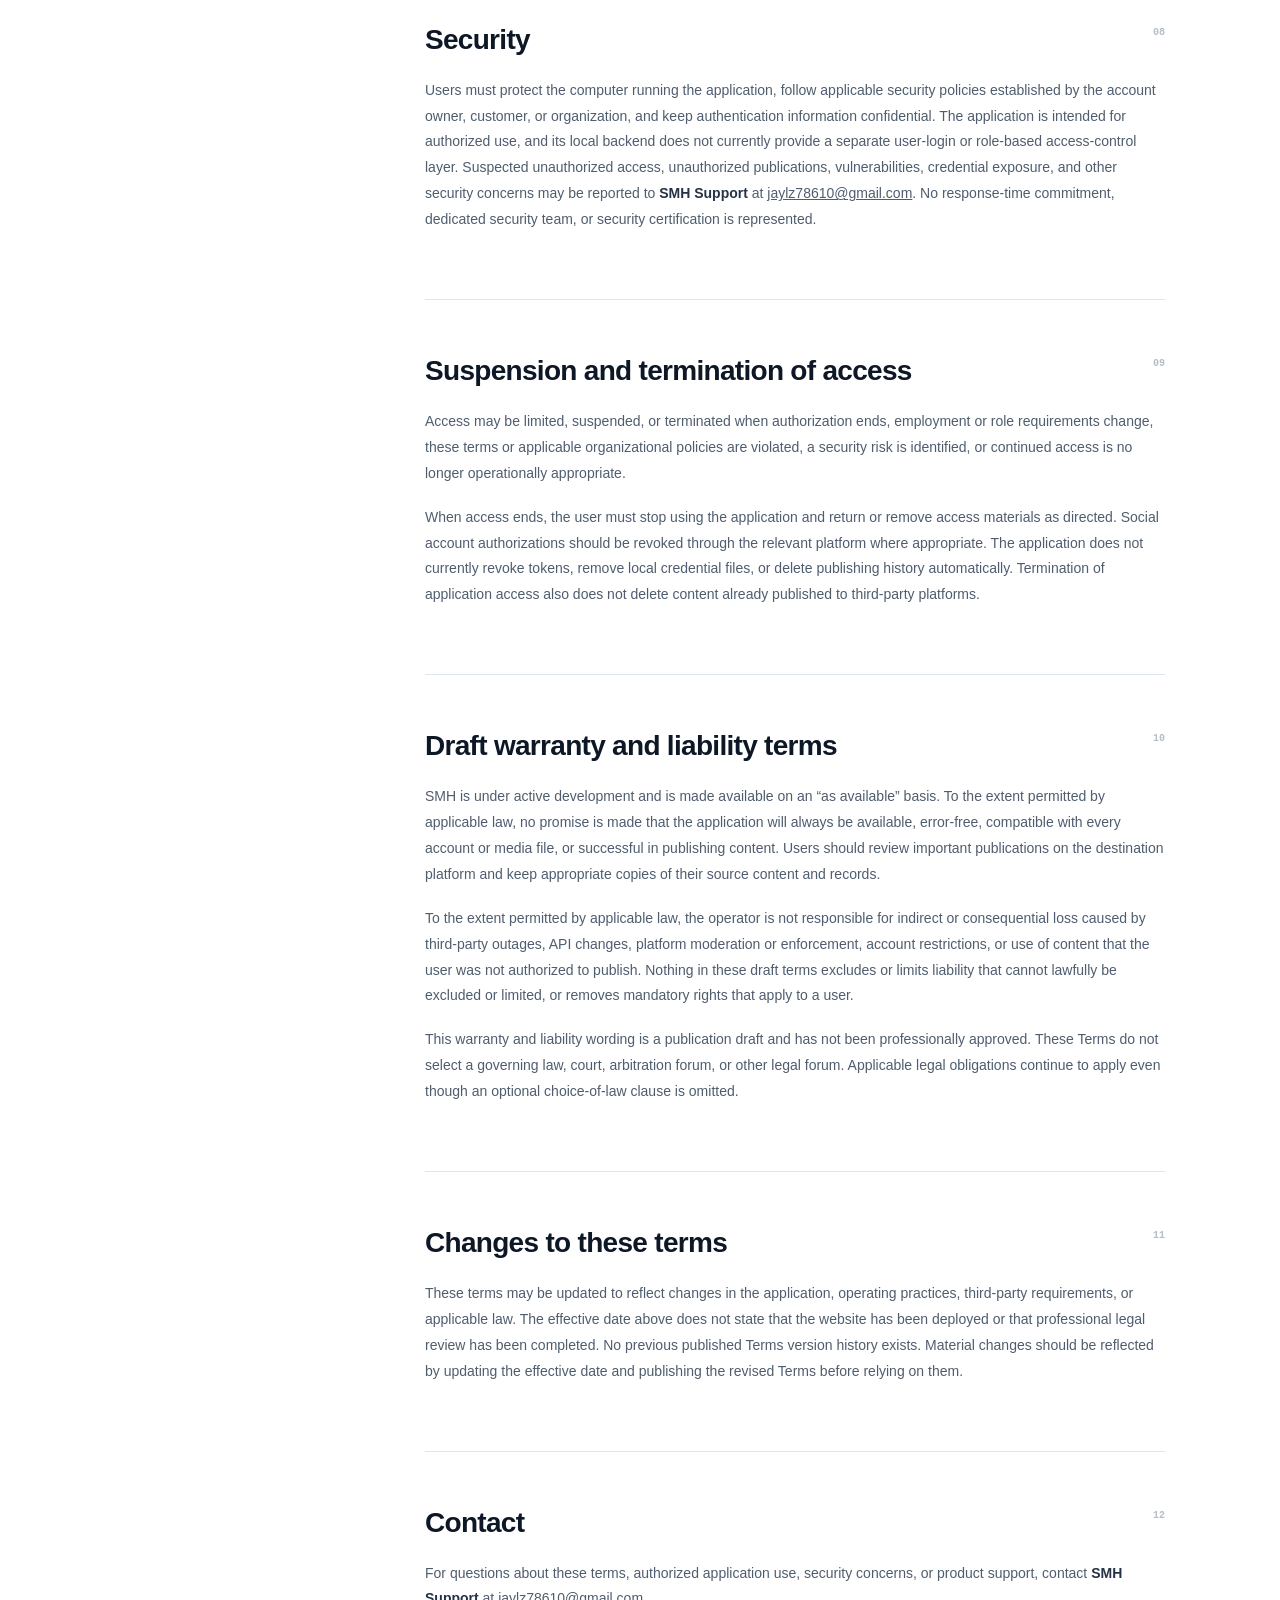
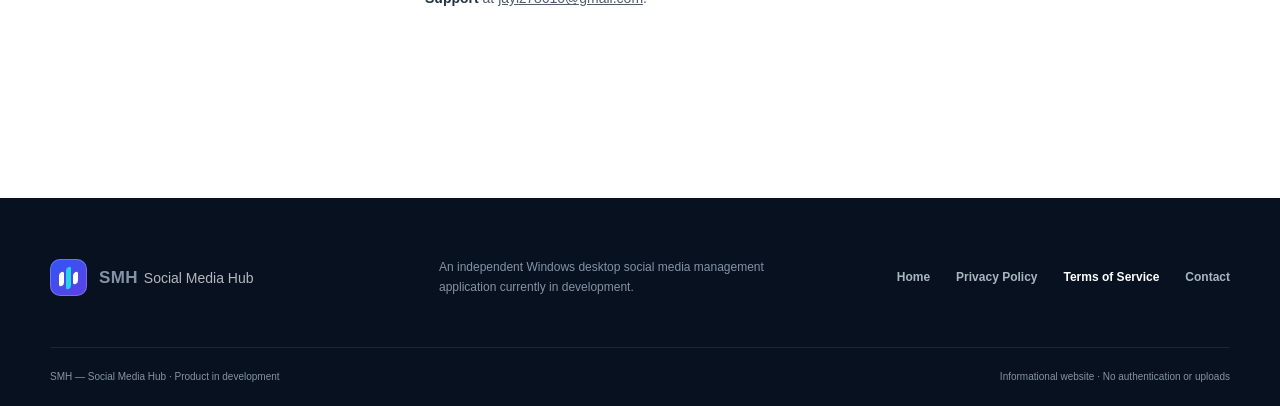
<file: terms.html>
<!doctype html>
<html lang="en">
<head>
  <meta charset="utf-8">
  <meta name="viewport" content="width=device-width, initial-scale=1">
  <meta name="description" content="Terms of Service for the SMH — Social Media Hub Windows desktop application.">
  <meta name="theme-color" content="#07111f">
  <title>Terms of Service | SMH — Social Media Hub</title>
  <link rel="icon" href="favicon.svg" type="image/svg+xml">
  <link rel="stylesheet" href="styles.css">
  <script>document.documentElement.classList.add('js');</script>
  <script src="script.js" defer></script>
</head>
<body class="legal-page">
  <a class="skip-link" href="#main-content">Skip to main content</a>
  <header class="site-header dark-header">
    <div class="shell nav-wrap">
      <a class="brand" href="index.html" aria-label="SMH — Social Media Hub home"><span class="brand-mark" aria-hidden="true"><span></span><span></span><span></span></span><span class="brand-copy"><strong>SMH</strong><span>Social Media Hub</span></span></a>
      <button class="nav-toggle" type="button" aria-expanded="false" aria-controls="primary-navigation"><span class="sr-only">Toggle navigation</span><span aria-hidden="true"></span><span aria-hidden="true"></span><span aria-hidden="true"></span></button>
      <nav class="site-nav" id="primary-navigation" aria-label="Primary navigation"><a href="index.html">Home</a><a href="index.html#workflow">Workflow</a><a href="index.html#platforms">Platforms</a><a class="nav-legal" href="privacy.html">Privacy</a></nav>
    </div>
  </header>

  <main id="main-content">
    <header class="legal-hero terms-hero">
      <div class="shell legal-hero-inner">
        <p class="eyebrow"><span></span> Legal &amp; trust</p>
        <h1>Terms of Service</h1>
        <p>These terms describe the conditions for authorized use of SMH — Social Media Hub, a Windows desktop social media management application currently in development.</p>
        <div class="legal-meta"><span>Effective date: <strong>October 10, 2026</strong></span><span>Draft terms · Legal review incomplete</span></div>
      </div>
    </header>

    <div class="shell legal-layout">
      <aside class="legal-aside" aria-label="Terms of service contents">
        <strong>On this page</strong>
        <nav><a href="#agreement">Agreement</a><a href="#authorized-use">Authorized use</a><a href="#accounts">Account authorization</a><a href="#content">Content responsibility</a><a href="#platform-rules">Platform rules</a><a href="#publishing">Publishing limits</a><a href="#termination">Termination</a><a href="#contact">Contact</a></nav>
      </aside>

      <article class="legal-content">
        <section id="agreement">
          <span class="legal-number">01</span><h2>Agreement and scope</h2>
          <p>These Terms of Service govern access to and use of SMH — Social Media Hub, an independent Windows desktop application developed and operated by an individual developer for creators, businesses, agencies, and social media managers. IPS Automation is the first intended customer, but it is not presented as the product's owner, developer, operator, or exclusive audience. By using the application, an authorized user agrees to follow these terms, any applicable organizational policies, and the rules of every connected social media platform.</p>
          <p>The public website is informational only. It does not provide application access, user registration, OAuth authorization, media upload, or publishing functionality.</p>
          <p>SMH — Social Media Hub is the public-facing product name used by the individual developer. SMH is not represented as an incorporated or registered company.</p>
        </section>

        <section id="authorized-use">
          <span class="legal-number">02</span><h2>Authorized use</h2>
          <p>The application is intended only for people who are authorized to manage the selected social accounts and content, whether acting for themselves, a business, a client, or another organization. Users must operate within the permissions granted by the relevant account owner or organization.</p>
          <p>Users must not attempt to bypass access controls, platform approval requirements, rate limits, technical restrictions, or organizational review processes; introduce malicious code; interfere with the application or connected services; or use the application to publish unlawful, deceptive, infringing, or unauthorized content.</p>
        </section>

        <section id="accounts">
          <span class="legal-number">03</span><h2>Account authorization</h2>
          <p>Users may connect only social media accounts, pages, channels, profiles, or organizations that they are expressly authorized to manage. Connections should be made through the platform’s official OAuth process using approved credentials.</p>
          <p>Users are responsible for reviewing requested permissions, protecting access to their device and authorized accounts, and promptly reporting suspected compromise. Sharing or exposing OAuth tokens, API credentials, or other authentication material is prohibited. The application does not currently provide an in-app disconnect or revocation function; users must revoke platform access through the relevant platform’s settings. Users may contact SMH Support to ask about currently available manual steps for local credential files, but this is not an automatic in-app removal process.</p>
        </section>

        <section id="content">
          <span class="legal-number">04</span><h2>Content ownership and responsibility</h2>
          <p>Users, customers, and their licensors retain the rights they hold in their media, branding, text, and other materials. Using the application does not by itself transfer ownership of that content to the application provider or another user.</p>
          <p>Before publishing, the authorized user is responsible for confirming that the content is approved, accurate, appropriate for the selected audience, and cleared for all necessary copyright, trademark, privacy, publicity, music, talent, and other rights. The user must also verify captions, destinations, scheduling details, and any platform-specific settings.</p>
        </section>

        <section id="platform-rules">
          <span class="legal-number">05</span><h2>Third-party platform rules</h2>
          <p>Use of connected platforms remains subject to their own terms, developer policies, community guidelines, technical limits, content rules, and privacy practices. Users must comply with those requirements in addition to these terms and applicable organizational policies.</p>
          <p>Platform providers independently decide whether accounts and applications are eligible for publishing access. SMH does not guarantee API access or approval. LinkedIn integration is under development and API approval is pending. TikTok Direct Post is planned but is not implemented or approved for public use.</p>
        </section>

        <section id="publishing">
          <span class="legal-number">06</span><h2>Publishing limitations</h2>
          <p>Submissions may fail, remain in processing, be delayed, be reformatted, or be rejected because of connectivity, account status, permissions, platform review, rate limits, media specifications, content policies, API changes, or service availability. A success response from the application should still be verified on the destination platform when the publication is time-sensitive or business-critical.</p>
          <p>Features may differ between platforms. The application may disable or change functionality when permissions are unavailable, an integration is under review, or a platform changes its API. Draft, preparation, processing, and other non-public modes may still transfer media to Google Drive or a selected social platform even when no public post is created.</p>
        </section>

        <section id="availability">
          <span class="legal-number">07</span><h2>Availability and changes</h2>
          <p>The application is under development and may be updated, suspended, or unavailable at times. Features, supported platforms, interfaces, and workflows may change. No uninterrupted, error-free, or permanently available service is promised.</p>
          <p>Third-party services are outside the operator’s control and can change, suspend, reject, delay, limit, or discontinue functionality without notice. They may cause outages, API changes, content moderation decisions, account restrictions, or platform enforcement actions.</p>
        </section>

        <section id="security">
          <span class="legal-number">08</span><h2>Security</h2>
          <p>Users must protect the computer running the application, follow applicable security policies established by the account owner, customer, or organization, and keep authentication information confidential. The application is intended for authorized use, and its local backend does not currently provide a separate user-login or role-based access-control layer. Suspected unauthorized access, unauthorized publications, vulnerabilities, credential exposure, and other security concerns may be reported to <strong>SMH Support</strong> at <a href="mailto:jaylz78610@gmail.com">jaylz78610@gmail.com</a>. No response-time commitment, dedicated security team, or security certification is represented.</p>
        </section>

        <section id="termination">
          <span class="legal-number">09</span><h2>Suspension and termination of access</h2>
          <p>Access may be limited, suspended, or terminated when authorization ends, employment or role requirements change, these terms or applicable organizational policies are violated, a security risk is identified, or continued access is no longer operationally appropriate.</p>
          <p>When access ends, the user must stop using the application and return or remove access materials as directed. Social account authorizations should be revoked through the relevant platform where appropriate. The application does not currently revoke tokens, remove local credential files, or delete publishing history automatically. Termination of application access also does not delete content already published to third-party platforms.</p>
        </section>

        <section id="legal">
          <span class="legal-number">10</span><h2>Draft warranty and liability terms</h2>
          <p>SMH is under active development and is made available on an “as available” basis. To the extent permitted by applicable law, no promise is made that the application will always be available, error-free, compatible with every account or media file, or successful in publishing content. Users should review important publications on the destination platform and keep appropriate copies of their source content and records.</p>
          <p>To the extent permitted by applicable law, the operator is not responsible for indirect or consequential loss caused by third-party outages, API changes, platform moderation or enforcement, account restrictions, or use of content that the user was not authorized to publish. Nothing in these draft terms excludes or limits liability that cannot lawfully be excluded or limited, or removes mandatory rights that apply to a user.</p>
          <p>This warranty and liability wording is a publication draft and has not been professionally approved. These Terms do not select a governing law, court, arbitration forum, or other legal forum. Applicable legal obligations continue to apply even though an optional choice-of-law clause is omitted.</p>
        </section>

        <section id="changes">
          <span class="legal-number">11</span><h2>Changes to these terms</h2>
          <p>These terms may be updated to reflect changes in the application, operating practices, third-party requirements, or applicable law. The effective date above does not state that the website has been deployed or that professional legal review has been completed. No previous published Terms version history exists. Material changes should be reflected by updating the effective date and publishing the revised Terms before relying on them.</p>
        </section>

        <section id="contact">
          <span class="legal-number">12</span><h2>Contact</h2>
          <p>For questions about these terms, authorized application use, security concerns, or product support, contact <strong>SMH Support</strong> at <a href="mailto:jaylz78610@gmail.com">jaylz78610@gmail.com</a>.</p>
        </section>
      </article>
    </div>
  </main>

  <footer class="site-footer">
    <div class="shell footer-main"><a class="brand footer-brand" href="index.html" aria-label="SMH — Social Media Hub home"><span class="brand-mark" aria-hidden="true"><span></span><span></span><span></span></span><span class="brand-copy"><strong>SMH</strong><span>Social Media Hub</span></span></a><p>An independent Windows desktop social media management application currently in development.</p><nav aria-label="Footer navigation"><a href="index.html">Home</a><a href="privacy.html">Privacy Policy</a><a href="terms.html" aria-current="page">Terms of Service</a><a href="mailto:jaylz78610@gmail.com">Contact</a></nav></div>
    <div class="shell footer-bottom"><span>SMH — Social Media Hub · Product in development</span><span>Informational website · No authentication or uploads</span></div>
  </footer>
</body>
</html>
</file>
<file: styles.css>
:root {
  --ink: #0d1726;
  --muted: #5f6c7b;
  --line: #dfe5ec;
  --surface: #f5f7fa;
  --white: #ffffff;
  --navy: #07111f;
  --navy-2: #0c1a2c;
  --blue: #3155f5;
  --blue-dark: #2442cd;
  --cyan: #24d6e5;
  --violet: #9b7dff;
  --green: #34caa2;
  --max-width: 1180px;
  --shadow: 0 24px 70px rgba(5, 17, 34, .16);
}

* { box-sizing: border-box; }
html { scroll-behavior: smooth; scroll-padding-top: 90px; }
body { margin: 0; color: var(--ink); background: var(--white); font-family: Inter, Aptos, "Segoe UI", Arial, sans-serif; font-size: 16px; line-height: 1.6; -webkit-font-smoothing: antialiased; }
a { color: inherit; }
img, svg { display: block; max-width: 100%; }
button, input, textarea, select { font: inherit; }
button { color: inherit; }
.shell { width: min(calc(100% - 48px), var(--max-width)); margin-inline: auto; }
.section-pad { padding-block: 112px; }
.sr-only { position: absolute; width: 1px; height: 1px; padding: 0; margin: -1px; overflow: hidden; clip: rect(0, 0, 0, 0); white-space: nowrap; border: 0; }
.skip-link { position: fixed; z-index: 1000; top: 12px; left: 12px; transform: translateY(-150%); padding: 10px 16px; color: var(--white); background: var(--blue); border-radius: 8px; font-weight: 700; text-decoration: none; }
.skip-link:focus { transform: none; }
:focus-visible { outline: 3px solid var(--cyan); outline-offset: 3px; }

.site-header { position: absolute; z-index: 100; top: 0; left: 0; width: 100%; color: var(--white); border-bottom: 1px solid rgba(255,255,255,.11); }
.site-header.dark-header { background: var(--navy); }
.nav-wrap { min-height: 78px; display: flex; align-items: center; justify-content: space-between; gap: 32px; }
.brand { display: inline-flex; align-items: center; gap: 12px; color: inherit; text-decoration: none; }
.brand-mark { position: relative; width: 37px; height: 37px; display: inline-block; border-radius: 10px; background: linear-gradient(145deg, var(--blue), #5d40e6); box-shadow: inset 0 0 0 1px rgba(255,255,255,.22); overflow: hidden; }
.brand-mark span { position: absolute; display: block; width: 5px; border-radius: 4px; background: var(--white); transform: skewY(-24deg); }
.brand-mark span:nth-child(1) { height: 14px; left: 9px; top: 13px; }
.brand-mark span:nth-child(2) { height: 22px; left: 16px; top: 8px; background: var(--cyan); }
.brand-mark span:nth-child(3) { height: 12px; left: 23px; top: 13px; }
.brand-copy { display: flex; align-items: baseline; gap: 6px; line-height: 1; }
.brand-copy strong { font-size: 17px; letter-spacing: .02em; }
.brand-copy span { font-size: 14px; color: rgba(255,255,255,.7); }
.site-nav { display: flex; align-items: center; gap: 30px; }
.site-nav a { position: relative; color: rgba(255,255,255,.72); text-decoration: none; font-size: 14px; font-weight: 600; transition: color .2s ease; }
.site-nav a:hover, .site-nav a:focus-visible { color: var(--white); }
.site-nav a:not(.nav-legal)::after { content: ""; position: absolute; left: 0; right: 100%; bottom: -9px; height: 2px; background: var(--cyan); transition: right .2s ease; }
.site-nav a:not(.nav-legal):hover::after { right: 0; }
.site-nav .nav-legal { padding: 9px 15px; border: 1px solid rgba(255,255,255,.2); border-radius: 8px; }
.nav-toggle { display: none; width: 43px; height: 43px; border: 1px solid rgba(255,255,255,.2); border-radius: 8px; background: transparent; place-content: center; gap: 5px; cursor: pointer; }
.nav-toggle > span:not(.sr-only) { display: block; width: 20px; height: 2px; background: currentColor; border-radius: 2px; }

.hero { position: relative; min-height: 850px; padding: 154px 0 0; color: var(--white); background: radial-gradient(circle at 70% 28%, rgba(42,76,191,.3), transparent 31%), linear-gradient(145deg, #07111f 0%, #09182a 54%, #0a1423 100%); overflow: hidden; }
.hero::before { content: ""; position: absolute; inset: 0; opacity: .35; background-image: linear-gradient(rgba(255,255,255,.025) 1px, transparent 1px), linear-gradient(90deg, rgba(255,255,255,.025) 1px, transparent 1px); background-size: 64px 64px; mask-image: linear-gradient(to bottom, #000, transparent 88%); }
.hero::after { content: ""; position: absolute; width: 430px; height: 1px; top: 129px; right: 0; background: linear-gradient(90deg, transparent, rgba(53,215,229,.4)); }
.hero-glow { position: absolute; border-radius: 50%; filter: blur(2px); pointer-events: none; }
.hero-glow-one { width: 500px; height: 500px; right: -220px; top: 40px; background: rgba(44,75,245,.14); }
.hero-glow-two { width: 320px; height: 320px; left: -200px; bottom: 80px; background: rgba(36,214,229,.07); }
.hero-grid { position: relative; z-index: 2; display: grid; grid-template-columns: .85fr 1.15fr; align-items: center; gap: 42px; }
.hero-copy { padding-bottom: 52px; }
.eyebrow, .section-kicker { margin: 0 0 19px; color: #6c7a8b; font-size: 12px; font-weight: 800; letter-spacing: .16em; line-height: 1.4; text-transform: uppercase; }
.eyebrow { display: flex; align-items: center; gap: 10px; color: #b8c4d3; }
.eyebrow > span { width: 27px; height: 2px; background: var(--cyan); }
.hero h1 { max-width: 630px; margin: 0; font-size: clamp(57px, 6vw, 86px); line-height: .98; letter-spacing: -.06em; }
.hero h1 em { color: var(--cyan); font-style: normal; }
.hero-lede { max-width: 590px; margin: 31px 0 0; color: #aebaca; font-size: 18px; line-height: 1.75; }
.hero-actions { display: flex; flex-wrap: wrap; gap: 12px; margin-top: 36px; }
.button { display: inline-flex; align-items: center; justify-content: center; gap: 15px; min-height: 51px; padding: 0 21px; border: 1px solid transparent; border-radius: 9px; font-size: 14px; font-weight: 750; text-decoration: none; transition: transform .2s ease, background .2s ease, border-color .2s ease; }
.button:hover { transform: translateY(-2px); }
.button-primary { background: var(--blue); color: var(--white); box-shadow: 0 14px 30px rgba(49,85,245,.23); }
.button-primary:hover { background: #4264ff; }
.button-secondary { color: var(--white); border-color: rgba(255,255,255,.18); background: rgba(255,255,255,.04); }
.button-secondary:hover { border-color: rgba(255,255,255,.4); background: rgba(255,255,255,.08); }
.trust-line { display: flex; flex-wrap: wrap; gap: 21px; margin-top: 40px; color: #8290a2; font-size: 12px; font-weight: 650; }
.trust-line span { display: flex; align-items: center; gap: 7px; }
.trust-line i { color: var(--cyan); font-size: 7px; font-style: normal; }

.product-scene { position: relative; min-width: 610px; height: 570px; perspective: 1000px; }
.window-shadow { position: absolute; inset: 28% -1% 11% 9%; background: rgba(0,0,0,.34); filter: blur(45px); transform: rotate(-4deg); }
.app-window { position: absolute; top: 25px; left: 7px; width: 665px; height: 495px; background: #f7f9fc; border: 1px solid rgba(255,255,255,.2); border-radius: 12px; box-shadow: 0 45px 90px rgba(0,0,0,.46); overflow: hidden; transform: rotateY(-4deg) rotateX(1deg); transform-origin: center; }
.window-bar { height: 38px; display: flex; align-items: center; justify-content: space-between; padding: 0 12px 0 15px; color: #8791a0; background: #fff; border-bottom: 1px solid #e7ebf1; font-size: 9px; }
.window-brand { display: flex; align-items: center; gap: 7px; font-weight: 700; }
.mini-mark { width: 15px; height: 15px; border-radius: 4px; background: linear-gradient(145deg, var(--blue), var(--violet)); }
.window-controls { display: flex; gap: 17px; color: #8290a0; font-size: 11px; }
.app-layout { height: calc(100% - 38px); display: grid; grid-template-columns: 57px 1fr; }
.app-sidebar { display: flex; flex-direction: column; align-items: center; padding: 16px 0 13px; background: #0c1728; }
.side-logo { display: grid; place-items: center; width: 27px; height: 27px; margin-bottom: 38px; color: var(--white); border-radius: 7px; background: var(--blue); font-size: 8px; font-weight: 800; }
.side-item { position: relative; width: 29px; height: 29px; margin-bottom: 14px; border-radius: 7px; }
.side-item::before, .side-item::after { content: ""; position: absolute; border: 1.5px solid #647084; }
.side-item::before { width: 10px; height: 9px; left: 9px; top: 7px; border-radius: 2px; }
.side-item::after { width: 7px; height: 1px; left: 11px; top: 19px; border-width: 1px 0 0; }
.side-item.active { background: rgba(49,85,245,.35); }
.side-item.active::before, .side-item.active::after { border-color: #aabaff; }
.side-avatar { width: 28px; height: 28px; margin-top: auto; border: 2px solid #3d4b60; border-radius: 50%; background: linear-gradient(135deg, #8692a6, #303d51); }
.app-content { padding: 27px 31px; color: #152033; }
.app-heading { display: flex; align-items: center; justify-content: space-between; }
.app-heading div { display: flex; flex-direction: column; }
.app-heading small { margin-bottom: 3px; color: #8c96a4; font-size: 7px; font-weight: 800; letter-spacing: .12em; }
.app-heading strong { font-size: 17px; }
.draft-pill { padding: 4px 9px; color: #7e8998; background: #edf0f5; border-radius: 20px; font-size: 8px; font-weight: 700; }
.upload-card { display: grid; grid-template-columns: 97px 1fr 24px; align-items: center; gap: 17px; margin-top: 22px; padding: 10px; background: var(--white); border: 1px solid #e5e9f0; border-radius: 9px; box-shadow: 0 5px 18px rgba(21,32,51,.05); }
.video-thumb { position: relative; height: 60px; border-radius: 6px; background: linear-gradient(140deg, #131c2c 0%, #334768 55%, #a9c8d3 100%); overflow: hidden; }
.video-thumb::before { content: ""; position: absolute; right: -9px; bottom: -11px; width: 75px; height: 53px; border-radius: 50% 0 0; background: rgba(36,214,229,.25); transform: rotate(-15deg); }
.play-icon { position: absolute; left: 39px; top: 20px; display: grid; place-items: center; width: 23px; height: 23px; padding-left: 2px; color: var(--white); background: rgba(255,255,255,.2); border: 1px solid rgba(255,255,255,.55); border-radius: 50%; font-size: 7px; }
.duration { position: absolute; right: 4px; bottom: 4px; padding: 1px 4px; color: var(--white); background: rgba(0,0,0,.6); border-radius: 2px; font-size: 6px; }
.video-meta { display: flex; flex-direction: column; }
.video-meta strong { font-size: 10px; }
.video-meta span { margin-top: 4px; color: #929caa; font-size: 7px; }
.progress { height: 3px; margin-top: 9px; background: #e8edf3; border-radius: 3px; overflow: hidden; }
.progress i { display: block; width: 100%; height: 100%; background: var(--green); }
.check-icon { display: grid; place-items: center; width: 17px; height: 17px; color: #fff; background: var(--green); border-radius: 50%; font-size: 9px; }
.field-block { margin-top: 16px; }
.field-block > span, .platform-label span { display: block; margin-bottom: 7px; color: #3a4657; font-size: 8px; font-weight: 750; }
.text-lines { height: 62px; padding: 13px 14px; background: var(--white); border: 1px solid #e2e7ee; border-radius: 7px; }
.text-lines i { display: block; width: 92%; height: 4px; margin-bottom: 7px; background: #d9dfe8; border-radius: 2px; }
.text-lines i:nth-child(2) { width: 83%; }
.text-lines i:nth-child(3) { width: 46%; }
.platform-label { display: flex; justify-content: space-between; margin-top: 14px; }
.platform-label small { color: var(--blue); font-size: 7px; font-weight: 700; }
.platform-row { display: grid; grid-template-columns: repeat(3, 1fr); gap: 7px; }
.platform-chip { display: flex; align-items: center; gap: 7px; min-height: 39px; padding: 0 10px; color: #566375; background: var(--white); border: 1px solid #e3e8ef; border-radius: 7px; font-size: 8px; font-weight: 650; }
.platform-chip > span { display: grid; place-items: center; width: 19px; height: 19px; color: var(--white); background: #3b64dc; border-radius: 5px; font-size: 9px; font-weight: 800; }
.platform-chip:nth-child(2) > span { background: #f24d55; }
.platform-chip:nth-child(3) > span { background: linear-gradient(140deg, #6549d9, #e6467e, #efad49); }
.platform-chip i { display: grid; place-items: center; width: 13px; height: 13px; margin-left: auto; color: var(--white); background: var(--blue); border-radius: 50%; font-size: 6px; font-style: normal; }
.platform-chip.selected { border-color: #bdc9ff; box-shadow: inset 0 0 0 1px #e1e5ff; }
.publish-row { display: flex; align-items: center; justify-content: space-between; margin-top: 19px; padding-top: 13px; border-top: 1px solid #e7eaf0; }
.publish-row > span { color: #8a94a2; font-size: 7px; }
.publish-row button { padding: 9px 12px; color: var(--white); background: var(--blue); border: 0; border-radius: 6px; font-size: 8px; font-weight: 700; }
.publish-row button i { margin-left: 7px; font-style: normal; }
.result-float { position: absolute; display: grid; grid-template-columns: 9px 1fr 18px; align-items: center; gap: 10px; width: 206px; padding: 13px 14px; color: #1b2737; background: rgba(255,255,255,.97); border: 1px solid rgba(255,255,255,.7); border-radius: 9px; box-shadow: 0 16px 40px rgba(0,0,0,.24); }
.result-float div { display: flex; flex-direction: column; line-height: 1.4; }
.result-float strong { font-size: 9px; }
.result-float small { color: #7b8797; font-size: 7px; }
.result-float b { display: grid; place-items: center; width: 17px; height: 17px; color: var(--white); background: var(--green); border-radius: 50%; font-size: 8px; }
.status-dot { width: 8px; height: 8px; border-radius: 2px; background: #ec4d55; }
.status-dot.purple { background: linear-gradient(135deg, #704ddc, #e64d7c); }
.result-one { right: -6px; top: 187px; }
.result-two { left: -20px; bottom: 5px; }
.result-float b.spinner { color: var(--blue); background: #edf0ff; font-size: 13px; }
.hero-footnote { position: relative; z-index: 3; display: flex; align-items: center; gap: 19px; height: 84px; margin-top: 64px; color: #6f7d8f; border-top: 1px solid rgba(255,255,255,.09); font-size: 11px; font-weight: 650; letter-spacing: .035em; text-transform: uppercase; }
.hero-footnote i { width: 3px; height: 3px; background: var(--cyan); border-radius: 50%; }

.split-heading { display: grid; grid-template-columns: .75fr 1.5fr; gap: 60px; align-items: start; }
.split-heading h2, .section-heading h2, .platforms-copy h2, .architecture-copy h2, .responsibility h2, .closing h2 { margin: 0; font-size: clamp(37px, 4vw, 56px); line-height: 1.1; letter-spacing: -.045em; }
.split-heading > div > p { max-width: 650px; margin: 24px 0 0; color: var(--muted); font-size: 18px; }
.value-grid { display: grid; grid-template-columns: repeat(3, 1fr); margin-top: 66px; border: 1px solid var(--line); }
.value-card { position: relative; min-height: 335px; padding: 36px 34px; overflow: hidden; }
.value-card + .value-card { border-left: 1px solid var(--line); }
.value-card::after { content: ""; position: absolute; left: 0; bottom: 0; width: 0; height: 4px; background: var(--blue); transition: width .35s ease; }
.value-card:hover::after { width: 100%; }
.card-index { position: absolute; top: 25px; right: 28px; color: #c3cad3; font: 700 11px ui-monospace, monospace; }
.feature-icon { position: relative; width: 63px; height: 63px; margin-bottom: 45px; background: #eef1ff; border-radius: 17px; }
.feature-icon-file::before { content: ""; position: absolute; width: 25px; height: 31px; left: 19px; top: 15px; border: 2px solid var(--blue); border-radius: 3px; }
.feature-icon-file::after { content: "▶"; position: absolute; left: 29px; top: 26px; color: var(--blue); font-size: 9px; }
.feature-icon-nodes i { position: absolute; width: 13px; height: 13px; background: var(--blue); border: 4px solid #cfd6ff; border-radius: 50%; box-sizing: content-box; }
.feature-icon-nodes i:nth-child(1) { left: 21px; top: 21px; }
.feature-icon-nodes i:nth-child(2) { left: 8px; top: 38px; width: 8px; height: 8px; }
.feature-icon-nodes i:nth-child(3) { right: 8px; top: 10px; width: 8px; height: 8px; }
.feature-icon-nodes::before, .feature-icon-nodes::after { content: ""; position: absolute; width: 25px; height: 2px; background: #778cf7; transform-origin: left; }
.feature-icon-nodes::before { left: 17px; top: 40px; transform: rotate(-32deg); }
.feature-icon-nodes::after { left: 33px; top: 25px; transform: rotate(-38deg); }
.feature-icon-result::before, .feature-icon-result::after { content: ""; position: absolute; left: 14px; width: 35px; height: 10px; border: 2px solid #9eacf7; border-radius: 4px; }
.feature-icon-result::before { top: 13px; }
.feature-icon-result::after { top: 38px; }
.feature-icon-result i { position: absolute; z-index: 1; right: 8px; top: 22px; display: grid; place-items: center; width: 20px; height: 20px; color: #fff; background: var(--green); border: 3px solid #eef1ff; border-radius: 50%; font-size: 8px; font-style: normal; }
.value-card h3 { margin: 0 0 12px; font-size: 20px; }
.value-card p { margin: 0; color: var(--muted); font-size: 14px; line-height: 1.8; }

.workflow { color: var(--white); background: var(--navy); }
.section-heading.centered { max-width: 720px; margin: 0 auto; text-align: center; }
.section-kicker.light { color: var(--cyan); }
.section-heading p:last-child { color: #8391a3; font-size: 17px; }
.steps-list { max-width: 990px; margin: 68px auto 0; padding: 0; list-style: none; }
.step-item { position: relative; display: grid; grid-template-columns: 70px 1fr 210px; align-items: center; gap: 30px; min-height: 128px; padding: 20px 25px; border-top: 1px solid rgba(255,255,255,.1); }
.step-item:last-child { border-bottom: 1px solid rgba(255,255,255,.1); }
.step-item::before { content: ""; position: absolute; top: -1px; bottom: -1px; left: 0; width: 0; background: rgba(49,85,245,.09); border-left: 2px solid transparent; transition: width .35s ease, border-color .35s ease; }
.step-item:hover::before { width: 100%; border-color: var(--cyan); }
.step-number { position: relative; color: var(--cyan); font: 700 13px ui-monospace, monospace; }
.step-copy { position: relative; }
.step-copy h3 { margin: 0 0 7px; font-size: 20px; }
.step-copy p { margin: 0; color: #8290a2; font-size: 13px; }
.step-visual { position: relative; justify-self: end; width: 175px; height: 73px; border: 1px solid rgba(255,255,255,.1); border-radius: 9px; background: rgba(255,255,255,.025); overflow: hidden; }
.file-visual span { position: absolute; left: 26px; top: 17px; display: grid; place-items: center; width: 40px; height: 40px; color: var(--cyan); border: 1px solid rgba(36,214,229,.35); border-radius: 7px; font: 700 8px ui-monospace, monospace; }
.file-visual i { position: absolute; left: 84px; top: 25px; width: 58px; height: 4px; border-radius: 3px; background: #516073; }
.file-visual i:last-child { top: 39px; width: 39px; background: #334155; }
.copy-visual { padding: 17px 20px; }
.copy-visual i { display: block; width: 90%; height: 4px; margin-bottom: 8px; background: #425064; border-radius: 3px; }
.copy-visual i:nth-child(2) { width: 76%; }
.copy-visual i:nth-child(3) { width: 58%; }
.copy-visual span { position: absolute; top: 15px; right: 20px; color: var(--cyan); animation: blink 1s steps(2) infinite; }
.choose-visual { display: flex; align-items: center; justify-content: center; gap: 10px; }
.choose-visual span { display: grid; place-items: center; width: 35px; height: 35px; color: white; background: #3e61d6; border-radius: 8px; font-size: 12px; font-weight: 800; box-shadow: 0 0 0 2px rgba(36,214,229,.23); }
.choose-visual span:nth-child(2) { background: #e44750; }
.choose-visual span:nth-child(3) { background: linear-gradient(135deg, #6247d2, #dc477d, #e4a647); }
.send-visual i { position: absolute; left: 27px; top: 35px; width: 96px; height: 2px; background: linear-gradient(90deg, #334156, var(--cyan)); }
.send-visual i::before, .send-visual i::after { content: ""; position: absolute; width: 5px; height: 5px; top: -2px; background: #607086; border-radius: 50%; }
.send-visual i::after { right: 0; background: var(--cyan); box-shadow: 0 0 10px var(--cyan); }
.send-visual span { position: absolute; right: 23px; top: 20px; color: var(--cyan); font-size: 21px; }
.results-visual { display: flex; align-items: center; justify-content: center; gap: 12px; }
.results-visual i { display: grid; place-items: center; width: 28px; height: 28px; color: var(--green); background: rgba(52,202,162,.12); border-radius: 50%; font-size: 10px; font-style: normal; font-weight: 800; }
.results-visual i:last-child { color: #ffb457; background: rgba(255,180,87,.12); }
@keyframes blink { 50% { opacity: 0; } }

.platforms { background: var(--surface); }
.platforms-grid { display: grid; grid-template-columns: .82fr 1.18fr; gap: 100px; align-items: start; }
.platforms-copy { position: sticky; top: 120px; }
.platforms-copy h2 { max-width: 500px; }
.platforms-copy > p:not(.section-kicker) { margin: 27px 0 0; color: var(--muted); font-size: 16px; }
.notice-card { display: flex; gap: 13px; margin-top: 32px; padding: 18px; background: #eef1ff; border-left: 3px solid var(--blue); border-radius: 0 8px 8px 0; }
.notice-card > span { flex: 0 0 auto; display: grid; place-items: center; width: 20px; height: 20px; color: #fff; background: var(--blue); border-radius: 50%; font: 700 12px Georgia, serif; }
.notice-card p { margin: 0; color: #4f5a70; font-size: 12px; line-height: 1.7; }
.platform-stack { background: var(--white); border: 1px solid var(--line); box-shadow: 0 25px 60px rgba(29,43,64,.07); }
.platform-entry { display: grid; grid-template-columns: 49px 1fr auto; align-items: center; gap: 18px; min-height: 111px; padding: 20px 23px; }
.platform-entry + .platform-entry { border-top: 1px solid var(--line); }
.platform-symbol { display: grid; place-items: center; width: 45px; height: 45px; color: var(--white); border-radius: 11px; font-size: 17px; font-weight: 800; }
.platform-symbol.facebook { background: #2864db; }
.platform-symbol.instagram { background: linear-gradient(140deg, #6549d9, #e6467e, #efad49); font-size: 23px; }
.platform-symbol.youtube { background: #ed3c44; font-size: 13px; }
.platform-symbol.linkedin { background: #1671b7; font-size: 13px; }
.platform-symbol.tiktok { color: #fff; background: #15171d; text-shadow: -2px 0 #20d6e5, 2px 0 #f54d75; font-size: 21px; }
.platform-entry h3 { margin: 0; font-size: 16px; }
.platform-entry p { margin: 4px 0 0; color: var(--muted); font-size: 11px; line-height: 1.55; }
.status-badge { padding: 5px 8px; color: #3a529f; background: #edf1ff; border-radius: 5px; font-size: 8px; font-weight: 800; letter-spacing: .03em; text-transform: uppercase; white-space: nowrap; }
.status-badge.planned { color: #7a5d28; background: #fff2d9; }

.architecture { color: var(--white); background: #101e31; overflow: hidden; }
.architecture-shell { display: grid; grid-template-columns: .77fr 1.23fr; align-items: center; gap: 75px; }
.architecture-copy p:not(.section-kicker) { margin: 28px 0; color: #8a98aa; }
.text-link { display: inline-flex; gap: 12px; color: var(--cyan); font-size: 13px; font-weight: 750; text-decoration: none; }
.text-link:hover { color: var(--white); }
.system-map { position: relative; display: grid; grid-template-columns: 1fr 80px 1fr 80px 1fr; align-items: center; }
.system-map::before { content: ""; position: absolute; inset: -90px -80px; background: radial-gradient(circle at center, rgba(49,85,245,.16), transparent 59%); }
.system-node { position: relative; z-index: 1; display: flex; flex-direction: column; align-items: center; min-width: 144px; min-height: 205px; padding: 25px 12px; background: rgba(255,255,255,.035); border: 1px solid rgba(255,255,255,.11); border-radius: 12px; text-align: center; }
.node-icon { display: grid; place-items: center; width: 55px; height: 55px; margin-bottom: 23px; color: var(--cyan); background: rgba(36,214,229,.08); border: 1px solid rgba(36,214,229,.25); border-radius: 14px; font-size: 24px; }
.system-node small { color: #617086; font-size: 7px; font-weight: 800; letter-spacing: .15em; }
.system-node strong { margin-top: 7px; font-size: 13px; }
.system-node em { margin-top: 5px; color: #758397; font-size: 9px; font-style: normal; }
.system-connector { position: relative; z-index: 1; text-align: center; }
.system-connector i { display: block; height: 1px; background: linear-gradient(90deg, #405068, var(--cyan)); }
.system-connector i:last-child { display: none; }
.system-connector span { display: block; margin-top: 8px; color: #5f6d81; font-size: 6px; line-height: 1.2; text-transform: uppercase; }

.responsibility { background: var(--white); }
.responsibility-grid { display: grid; grid-template-columns: 1fr 1fr; gap: 100px; align-items: center; }
.boundary-list { border-top: 1px solid var(--line); }
.boundary-list p { display: grid; grid-template-columns: 30px 1fr; column-gap: 12px; margin: 0; padding: 21px 0; border-bottom: 1px solid var(--line); }
.boundary-list p > span { grid-row: 1 / span 2; display: grid; place-items: center; width: 25px; height: 25px; color: var(--blue); background: #edf1ff; border-radius: 50%; font-size: 11px; font-weight: 900; }
.boundary-list p > strong { font-size: 14px; }
.boundary-list p > small { margin-top: 2px; color: var(--muted); font-size: 11px; }

.closing { padding: 85px 0; color: var(--white); background: linear-gradient(115deg, #3155f5, #4637bf); overflow: hidden; }
.closing-inner { position: relative; display: grid; grid-template-columns: 1.2fr .8fr; gap: 100px; align-items: end; }
.closing-inner::after { content: ""; position: absolute; width: 410px; height: 410px; right: -280px; top: -210px; border: 1px solid rgba(255,255,255,.15); border-radius: 50%; box-shadow: 0 0 0 70px rgba(255,255,255,.025), 0 0 0 140px rgba(255,255,255,.02); }
.closing h2 { font-size: clamp(39px, 4vw, 58px); }
.closing-inner > div:last-child { position: relative; z-index: 1; }
.closing-inner > div:last-child p { margin: 0 0 25px; color: rgba(255,255,255,.72); font-size: 13px; }
.button-light { color: var(--blue); background: var(--white); }

.site-footer { padding-top: 60px; color: #8693a4; background: var(--navy); }
.footer-main { display: grid; grid-template-columns: 1fr 1.2fr auto; align-items: center; gap: 45px; padding-bottom: 50px; }
.footer-main p { max-width: 330px; margin: 0; font-size: 12px; }
.footer-main nav { display: flex; gap: 26px; }
.footer-main nav a { color: #aab5c2; font-size: 12px; font-weight: 650; text-decoration: none; }
.footer-main nav a:hover, .footer-main nav a[aria-current="page"] { color: var(--white); }
.footer-bottom { display: flex; justify-content: space-between; padding-block: 21px; border-top: 1px solid rgba(255,255,255,.09); font-size: 10px; }

/* Legal pages */
.legal-hero { padding: 165px 0 80px; color: var(--white); background: radial-gradient(circle at 79% 25%, rgba(49,85,245,.27), transparent 28%), var(--navy); }
.terms-hero { background: radial-gradient(circle at 79% 25%, rgba(155,125,255,.22), transparent 28%), var(--navy); }
.legal-hero-inner { max-width: 930px; margin-inline: auto; }
.legal-hero h1 { margin: 0; font-size: clamp(51px, 6vw, 76px); line-height: 1; letter-spacing: -.055em; }
.legal-hero p:not(.eyebrow) { max-width: 750px; margin: 25px 0 0; color: #aab6c5; font-size: 18px; }
.legal-meta { display: flex; flex-wrap: wrap; gap: 28px; margin-top: 35px; color: #76869b; font-size: 11px; text-transform: uppercase; letter-spacing: .06em; }
.legal-meta strong { color: #c3cbd6; }
.legal-layout { display: grid; grid-template-columns: 230px minmax(0, 740px); justify-content: center; gap: 80px; padding-block: 80px 120px; }
.legal-aside { position: sticky; top: 115px; align-self: start; padding: 22px; background: var(--surface); border: 1px solid var(--line); border-radius: 10px; }
.legal-aside > strong { color: #8793a2; font-size: 10px; letter-spacing: .12em; text-transform: uppercase; }
.legal-aside nav { display: flex; flex-direction: column; margin-top: 13px; }
.legal-aside a { padding: 8px 0; color: #596778; border-bottom: 1px solid #e5e9ef; font-size: 12px; text-decoration: none; }
.legal-aside a:hover { color: var(--blue); }
.legal-content section { position: relative; padding: 5px 0 48px; }
.legal-content section + section { padding-top: 53px; border-top: 1px solid var(--line); }
.legal-content h2 { margin: 0 0 21px; font-size: 28px; line-height: 1.25; letter-spacing: -.025em; }
.legal-content p { margin: 0 0 18px; color: #4f5d6e; font-size: 14px; line-height: 1.85; }
.legal-content ul { margin: 8px 0 20px; padding-left: 21px; color: #4f5d6e; font-size: 14px; }
.legal-content li { margin-bottom: 12px; padding-left: 6px; }
.legal-content li::marker { color: var(--blue); }
.legal-content strong { color: #263346; }
.legal-number { position: absolute; top: 10px; right: 0; color: #b4bdc8; font: 700 10px ui-monospace, monospace; }
.legal-content section + section .legal-number { top: 58px; }

.reveal { opacity: 1; transform: none; }
.js .reveal { opacity: 0; transform: translateY(18px); transition: opacity .65s ease, transform .65s ease; }
.js .reveal.is-visible { opacity: 1; transform: none; }

@media (max-width: 1050px) {
  .hero { min-height: auto; }
  .hero-grid { grid-template-columns: 1fr; }
  .hero-copy { max-width: 720px; padding-bottom: 0; }
  .product-scene { width: 720px; max-width: 100%; margin: 5px auto 0; }
  .platforms-grid { gap: 55px; }
  .architecture-shell { grid-template-columns: 1fr; }
  .architecture-copy { max-width: 650px; }
  .system-map { max-width: 720px; }
  .footer-main { grid-template-columns: 1fr 1fr; }
  .footer-main nav { grid-column: 1 / -1; }
}

@media (max-width: 820px) {
  .shell { width: min(calc(100% - 36px), var(--max-width)); }
  .section-pad { padding-block: 82px; }
  .js .nav-toggle { display: grid; }
  .js .site-nav { position: absolute; top: calc(100% + 1px); left: 18px; right: 18px; display: none; flex-direction: column; align-items: stretch; gap: 0; padding: 10px; color: var(--white); background: #111f32; border: 1px solid rgba(255,255,255,.12); border-radius: 0 0 10px 10px; box-shadow: 0 14px 30px rgba(0,0,0,.25); }
  .js .site-nav.is-open { display: flex; }
  .js .site-nav a, .js .site-nav .nav-legal { padding: 12px; border: 0; }
  .nav-toggle[aria-expanded="true"] span:nth-of-type(2) { transform: translateY(7px) rotate(45deg); }
  .nav-toggle[aria-expanded="true"] span:nth-of-type(3) { opacity: 0; }
  .nav-toggle[aria-expanded="true"] span:nth-of-type(4) { transform: translateY(-7px) rotate(-45deg); }
  .nav-toggle > span { transition: transform .2s ease, opacity .2s ease; }
  .hero { padding-top: 130px; }
  .hero h1 { font-size: clamp(53px, 12vw, 74px); }
  .product-scene { height: 490px; min-width: 0; transform: scale(.82); transform-origin: top left; width: 122%; }
  .hero-footnote { margin-top: 0; }
  .split-heading, .platforms-grid, .responsibility-grid, .closing-inner { grid-template-columns: 1fr; gap: 35px; }
  .value-grid { grid-template-columns: 1fr; }
  .value-card { min-height: 270px; }
  .value-card + .value-card { border-left: 0; border-top: 1px solid var(--line); }
  .platforms-copy { position: static; }
  .step-item { grid-template-columns: 54px 1fr; }
  .step-visual { display: none; }
  .system-map { grid-template-columns: 1fr; gap: 0; max-width: 360px; margin-inline: auto; }
  .system-node { min-height: 155px; }
  .system-connector { height: 70px; display: grid; place-items: center; }
  .system-connector i { position: absolute; left: 50%; width: 1px; height: 70px; background: linear-gradient(#405068, var(--cyan)); }
  .system-connector span { position: relative; z-index: 1; margin: 0; padding: 5px 8px; background: #101e31; }
  .footer-main { grid-template-columns: 1fr; gap: 22px; }
  .footer-main nav { grid-column: auto; flex-wrap: wrap; }
  .legal-layout { grid-template-columns: 1fr; gap: 45px; }
  .legal-aside { position: static; }
  .legal-aside nav { display: grid; grid-template-columns: 1fr 1fr; column-gap: 20px; }
}

@media (max-width: 590px) {
  .shell { width: min(calc(100% - 28px), var(--max-width)); }
  .nav-wrap { min-height: 70px; }
  .brand-copy span { display: none; }
  .hero { padding-top: 112px; }
  .hero h1 { font-size: 51px; }
  .hero-lede { font-size: 16px; }
  .hero-actions { flex-direction: column; align-items: stretch; }
  .trust-line { gap: 11px 18px; }
  .product-scene { height: 365px; margin-top: 25px; transform: scale(.59); width: 169%; }
  .hero-footnote { height: auto; min-height: 72px; margin-top: 0; flex-wrap: wrap; gap: 8px 13px; padding-block: 18px; }
  .hero-footnote span:last-child { flex-basis: 80%; }
  .split-heading { gap: 15px; }
  .split-heading h2, .section-heading h2, .platforms-copy h2, .architecture-copy h2, .responsibility h2, .closing h2 { font-size: 38px; }
  .value-card { padding: 30px 27px; }
  .step-item { grid-template-columns: 38px 1fr; gap: 12px; padding-inline: 8px; }
  .step-copy h3 { font-size: 17px; }
  .platform-entry { grid-template-columns: 43px 1fr; gap: 13px; padding-inline: 15px; }
  .status-badge { grid-column: 2; justify-self: start; }
  .responsibility-grid { gap: 38px; }
  .closing { padding-block: 70px; }
  .footer-main nav { flex-direction: column; gap: 11px; }
  .footer-bottom { flex-direction: column; gap: 7px; }
  .legal-hero { padding: 135px 0 62px; }
  .legal-hero h1 { font-size: 48px; }
  .legal-hero p:not(.eyebrow) { font-size: 16px; }
  .legal-layout { padding-block: 50px 85px; }
  .legal-aside nav { grid-template-columns: 1fr; }
  .legal-content h2 { padding-right: 35px; font-size: 24px; }
}

@media (prefers-reduced-motion: reduce) {
  html { scroll-behavior: auto; }
  *, *::before, *::after { animation-duration: .01ms !important; animation-iteration-count: 1 !important; transition-duration: .01ms !important; }
  .js .reveal { opacity: 1; transform: none; }
}
</file>
